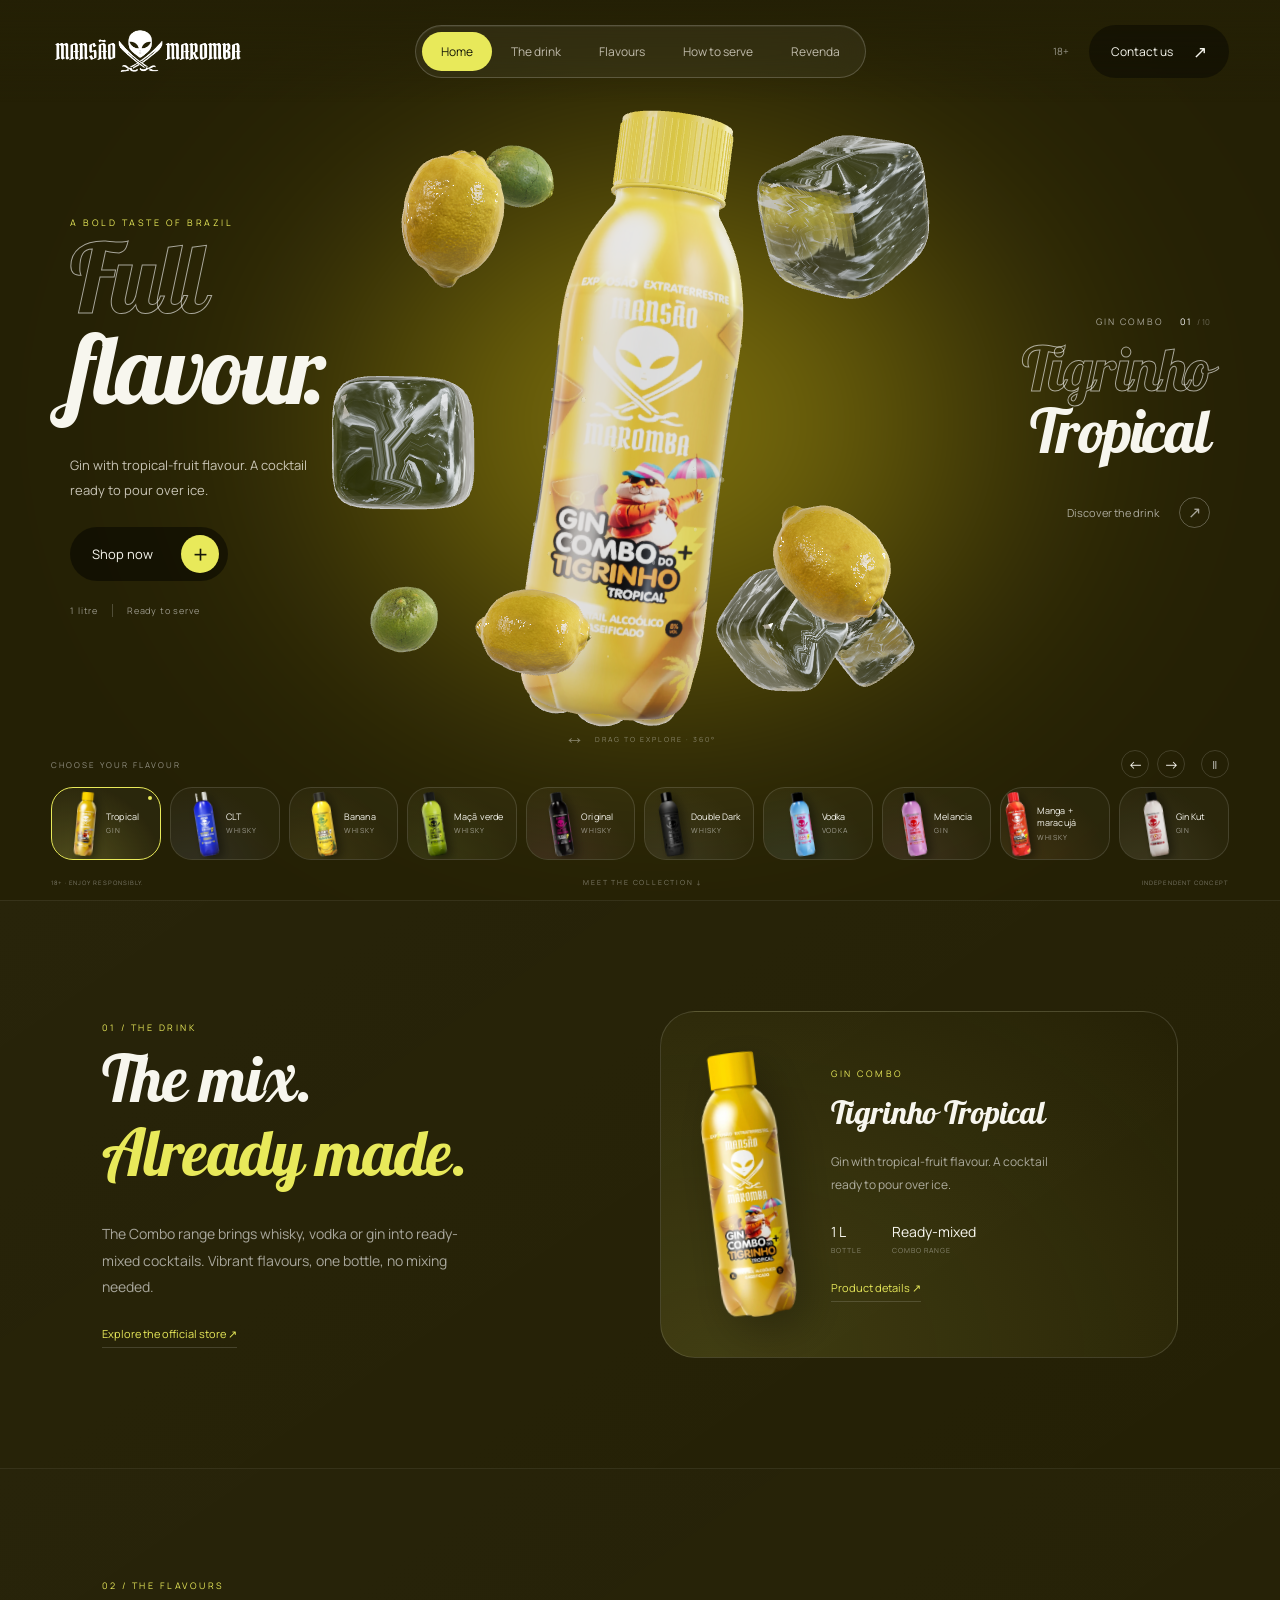
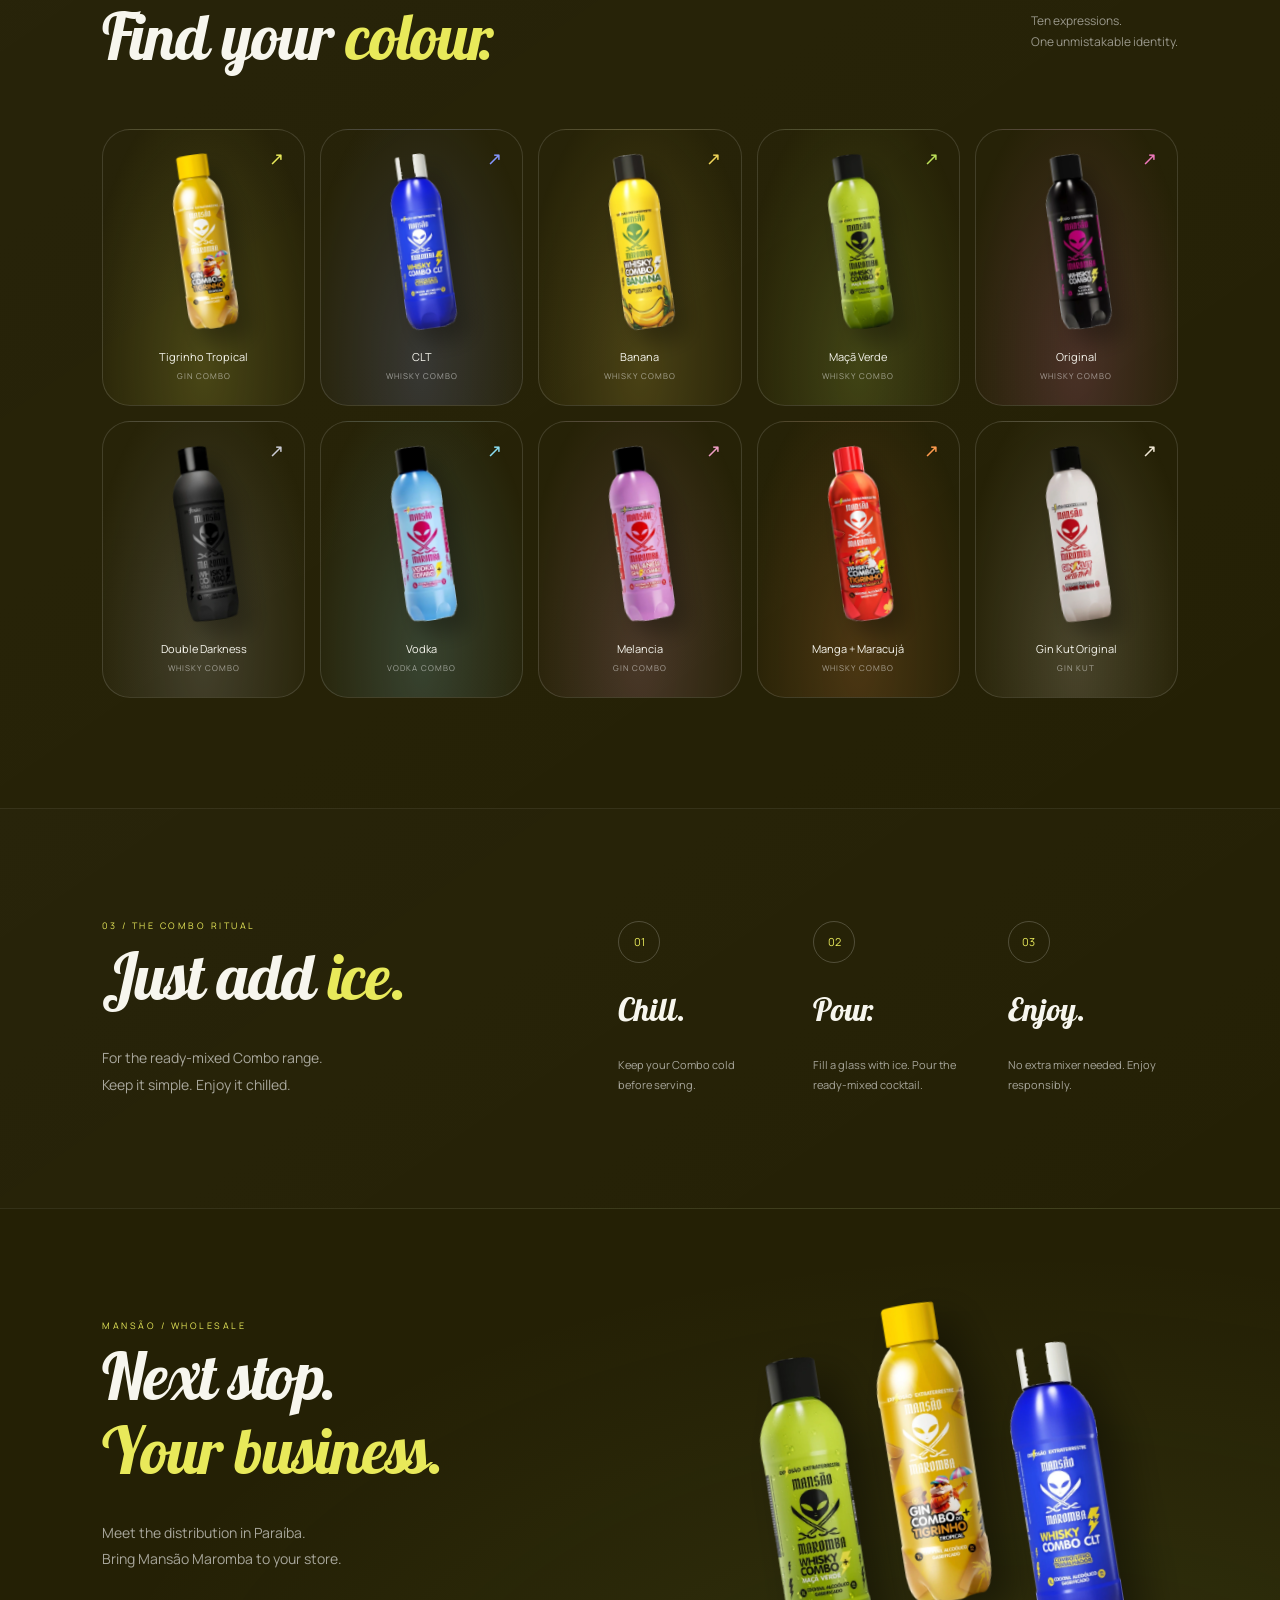
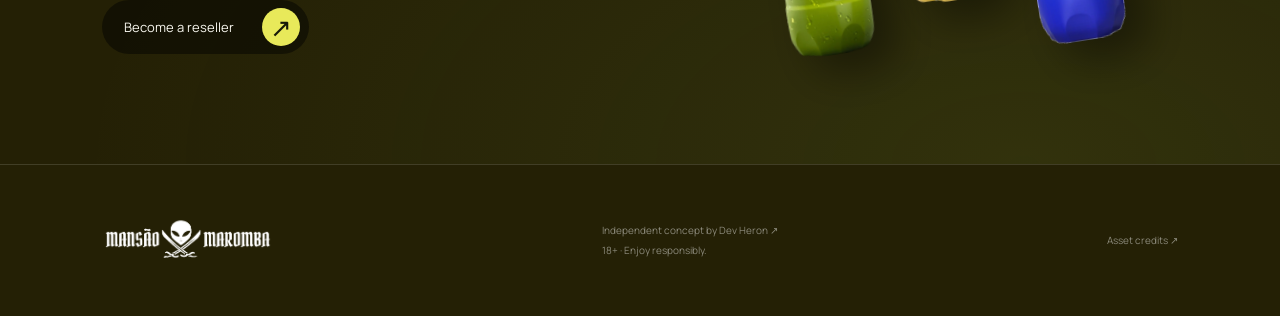
<file: index.html>
<!doctype html><html lang="en"><head><meta charset="utf-8"><meta name="viewport" content="width=device-width,initial-scale=1,viewport-fit=cover"><title>Mansão Maromba — A bold taste of Brazil</title><meta name="description" content="Explore ten Mansão Maromba bottles in 3D. Discover the flavours and ready-mixed Combo range."><meta name="theme-color" content="#292403"><link rel="icon" href="assets/logo.webp"><link rel="preload" href="assets/galada.ttf" as="font" type="font/ttf" crossorigin><link rel="stylesheet" href="styles.css"></head><body>
<a class="skip-link" href="#flavor-buttons">Choose your flavour</a>
<header class="header"><a class="brand" href="#inicio" aria-label="Mansão Maromba, home"><img src="assets/logo.webp" width="215" height="56" alt="Mansão Maromba"></a><nav class="main-nav" aria-label="Main navigation"><a class="active" href="#inicio" aria-current="page">Home</a><a href="#about">The drink</a><a href="#collection">Flavours</a><a href="#serve">How to serve</a><a href="revenda.html" class="reseller-nav">Revenda</a></nav><div class="header-actions"><span class="age">18+</span><a class="contact-link" href="contact.html">Contact us <span aria-hidden="true">↗</span></a></div></header>
<main><section class="experience" id="inicio" aria-label="Interactive bottle collection"><div class="color-wash" id="color-wash" aria-hidden="true"></div><div class="ambient-light" aria-hidden="true"></div>
<div class="hero-copy" id="hero-copy"><p class="eyebrow">A BOLD TASTE OF BRAZIL</p><h1 class="intro-title"><span class="outline">Full</span><br> flavour.</h1><p class="intro-description" id="intro-description">A tropical gin cocktail, ready to pour.<br>Add ice. Let the flavour take over.</p><a class="shop-btn" id="shop" href="https://gorodamansao.com/produtos/gin-combo-tigrinho-tropical-1l-6-unidades/" target="_blank" rel="noopener">Shop now <span aria-hidden="true">+</span></a><div class="mini-facts"><span>1 litre</span><span id="hero-format">Ready to serve</span></div></div>
<div class="stage" id="stage" tabindex="0" aria-label="3D Tigrinho Tropical bottle. Drag to rotate, or use the arrow keys."><img id="fallback" src="assets/tropical.webp" width="290" height="800" alt="Gin Combo Tigrinho Tropical"><canvas id="scene" aria-hidden="true"></canvas></div>
<aside class="product-detail" aria-label="Selected flavour"><div class="detail-top"><span id="flavor-type">GIN COMBO</span><span><b id="flavor-number">01</b> <small id="flavor-total">/ 10</small></span></div><h2 id="flavor-name"><span class="outline">Tigrinho</span><br>Tropical</h2><a class="buy" id="buy" href="https://gorodamansao.com/produtos/gin-combo-tigrinho-tropical-1l-6-unidades/" target="_blank" rel="noopener">Discover the drink <span aria-hidden="true">↗</span></a></aside>
<div class="scene-caption"><span class="drag-mark" aria-hidden="true">↔</span><span id="stage-note">DRAG TO EXPLORE · 360°</span></div>
<section class="selection" aria-label="Flavour selector"><div class="selection-heading"><span>CHOOSE YOUR FLAVOUR</span><div class="scene-controls"><button id="prev" aria-label="Previous flavour">←</button><button id="next" aria-label="Next flavour">→</button><button id="motion" aria-label="Pause animations" aria-pressed="false">Ⅱ</button></div></div><div class="flavor-grid" id="flavor-buttons" role="group" aria-label="Choose a flavour"></div></section>
<div class="hero-foot"><span>18+ · ENJOY RESPONSIBLY.</span><a href="#about">MEET THE COLLECTION ↓</a><span>INDEPENDENT CONCEPT</span></div><p class="sr-only" id="announcement" aria-live="polite"></p></section>
<section class="info-section about-section" id="about" aria-labelledby="about-title"><div><p class="eyebrow">01 / THE DRINK</p><h2 id="about-title">The mix.<br><span>Already made.</span></h2><p class="section-copy">The Combo range brings whisky, vodka or gin into ready-mixed cocktails. Vibrant flavours, one bottle, no mixing needed.</p><a class="text-link" href="https://gorodamansao.com/" target="_blank" rel="noopener">Explore the official store ↗</a></div><article class="drink-profile"><img id="profile-image" src="assets/tropical.webp" width="100" height="275" alt="Tigrinho Tropical bottle" loading="lazy"><div><p class="eyebrow" id="profile-type">GIN COMBO</p><h3 id="profile-name">Tigrinho Tropical</h3><p id="profile-description">Gin with tropical-fruit flavour. A cocktail ready to pour over ice.</p><div class="profile-facts"><span>1 L <small>BOTTLE</small></span><span id="profile-format">Ready-mixed <small>COMBO RANGE</small></span></div><a id="profile-source" class="text-link" href="https://gorodamansao.com/produtos/gin-combo-tigrinho-tropical-1l-6-unidades/" target="_blank" rel="noopener">Product details ↗</a></div></article></section>
<section class="info-section collection-section" id="collection" aria-labelledby="collection-title"><div class="section-top"><div><p class="eyebrow">02 / THE FLAVOURS</p><h2 id="collection-title">Find your <span>colour.</span></h2></div><p>Ten expressions.<br>One unmistakable identity.</p></div><div class="collection-grid" id="collection-grid"></div></section>
<section class="info-section serve-section" id="serve" aria-labelledby="serve-title"><div><p class="eyebrow">03 / THE COMBO RITUAL</p><h2 id="serve-title">Just add <span>ice.</span></h2><p class="section-copy">For the ready-mixed Combo range.<br>Keep it simple. Enjoy it chilled.</p></div><div class="serve-steps"><article><span>01</span><h3>Chill.</h3><p>Keep your Combo cold before serving.</p></article><article><span>02</span><h3>Pour.</h3><p>Fill a glass with ice. Pour the ready-mixed cocktail.</p></article><article><span>03</span><h3>Enjoy.</h3><p>No extra mixer needed. Enjoy responsibly.</p></article></div></section><section class="reseller-teaser info-section"><div><p class="eyebrow">MANSÃO / WHOLESALE</p><h2>Next stop.<br><span>Your business.</span></h2><p class="section-copy">Meet the distribution in Paraíba.<br>Bring Mansão Maromba to your store.</p><a class="shop-btn" href="revenda.html">Become a reseller <span aria-hidden="true">↗</span></a></div><div class="teaser-lineup" aria-hidden="true"><img src="assets/apple.webp" width="95" height="260" alt="" loading="lazy"><img src="assets/tropical.webp" width="95" height="260" alt="" loading="lazy"><img src="assets/clt.webp" width="95" height="260" alt="" loading="lazy"></div></section></main>
<footer class="site-footer"><a href="#inicio"><img src="assets/logo.webp" width="180" height="47" alt="Mansão Maromba"></a><p>Independent concept by <a href="https://www.portfoliodevheron.xyz/" target="_blank" rel="noopener">Dev Heron ↗</a><br>18+ · Enjoy responsibly.</p><a href="assets/credits.txt" target="_blank" rel="noopener">Asset credits ↗</a></footer><script src="assets/gsap.min.js" defer></script><script type="module" src="app.js"></script></body></html>
</file>
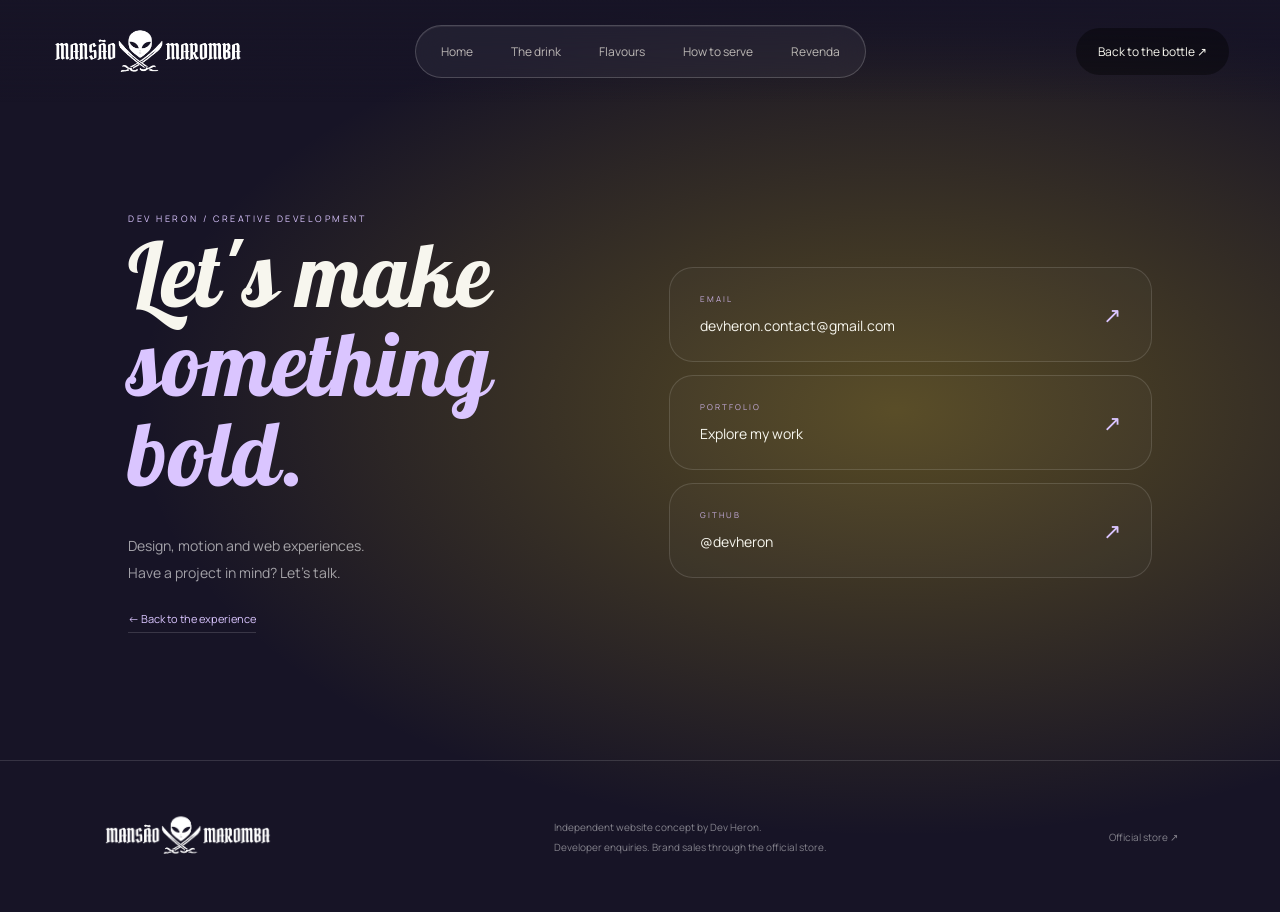
<file: contact.html>
<!doctype html><html lang="en"><head><meta charset="utf-8"><meta name="viewport" content="width=device-width,initial-scale=1"><title>Contact Dev Heron — Mansão concept</title><meta name="description" content="Get in touch with Dev Heron, creator of this independent Mansão Maromba website concept."><link rel="stylesheet" href="styles.css"><link rel="icon" href="assets/logo.webp"></head><body class="contact-page" style="--accent:#dac5ff;--bg:#171426"><header class="header"><a class="brand" href="index.html#inicio" aria-label="Back to the experience"><img src="assets/logo.webp" width="215" height="56" alt="Mansão Maromba"></a><nav class="main-nav" aria-label="Main navigation"><a href="index.html#inicio">Home</a><a href="index.html#about">The drink</a><a href="index.html#collection">Flavours</a><a href="index.html#serve">How to serve</a><a href="revenda.html" class="reseller-nav">Revenda</a></nav><div class="header-actions"><a class="contact-link" href="index.html">Back to the bottle ↗</a></div></header><main class="contact-main"><div><p class="eyebrow">DEV HERON / CREATIVE DEVELOPMENT</p><h1>Let's make<br><span>something bold.</span></h1><p class="section-copy">Design, motion and web experiences.<br>Have a project in mind? Let's talk.</p><a class="text-link" href="index.html">← Back to the experience</a></div><div class="contact-cards"><a class="contact-card" href="mailto:devheron.contact@gmail.com"><div><small>EMAIL</small><strong>devheron.contact@gmail.com</strong></div><span aria-hidden="true">↗</span></a><a class="contact-card" href="https://www.portfoliodevheron.xyz/" target="_blank" rel="noopener"><div><small>PORTFOLIO</small><strong>Explore my work</strong></div><span aria-hidden="true">↗</span></a><a class="contact-card" href="https://github.com/devheron" target="_blank" rel="noopener"><div><small>GITHUB</small><strong>@devheron</strong></div><span aria-hidden="true">↗</span></a></div></main><footer class="site-footer"><a href="index.html"><img src="assets/logo.webp" width="180" height="47" alt="Mansão Maromba"></a><p>Independent website concept by Dev Heron.<br>Developer enquiries. Brand sales through the official store.</p><a href="https://gorodamansao.com/" target="_blank" rel="noopener">Official store ↗</a></footer><script type="module" src="contact.js"></script></body></html>
</file>
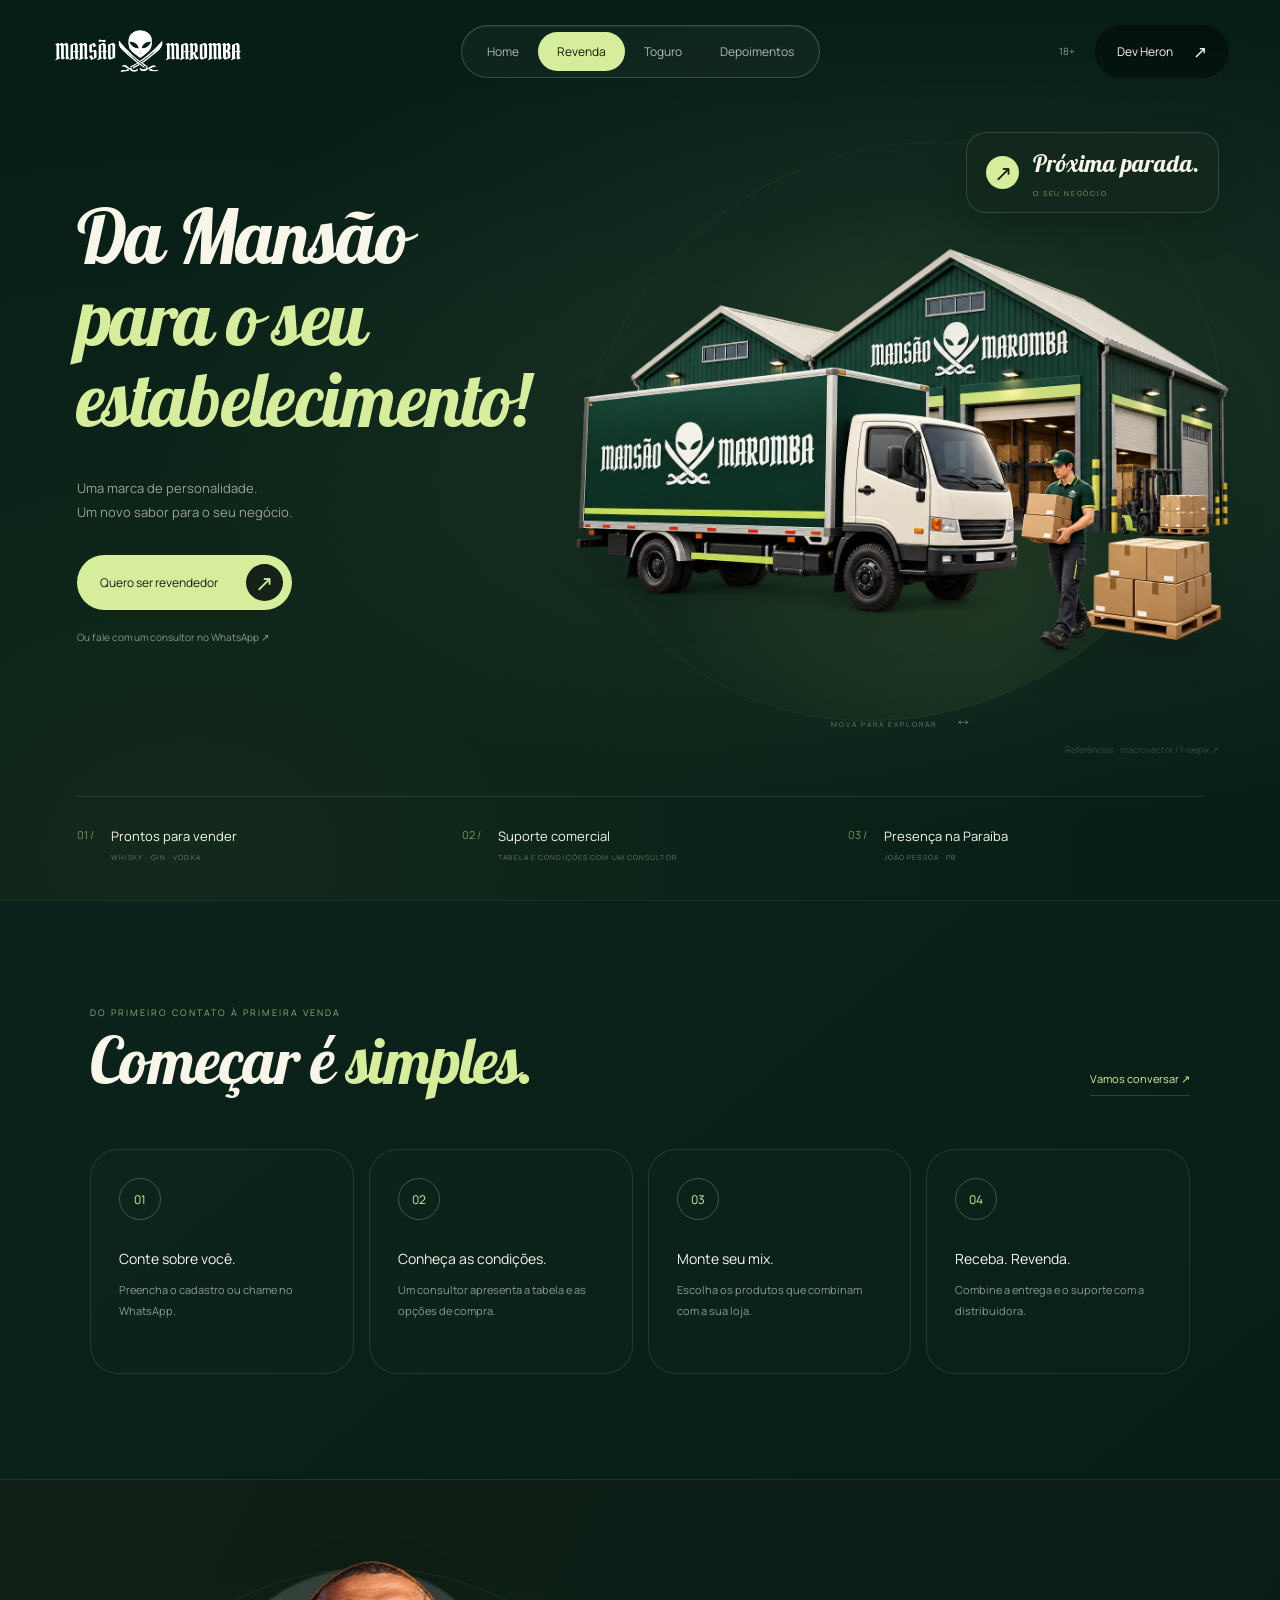
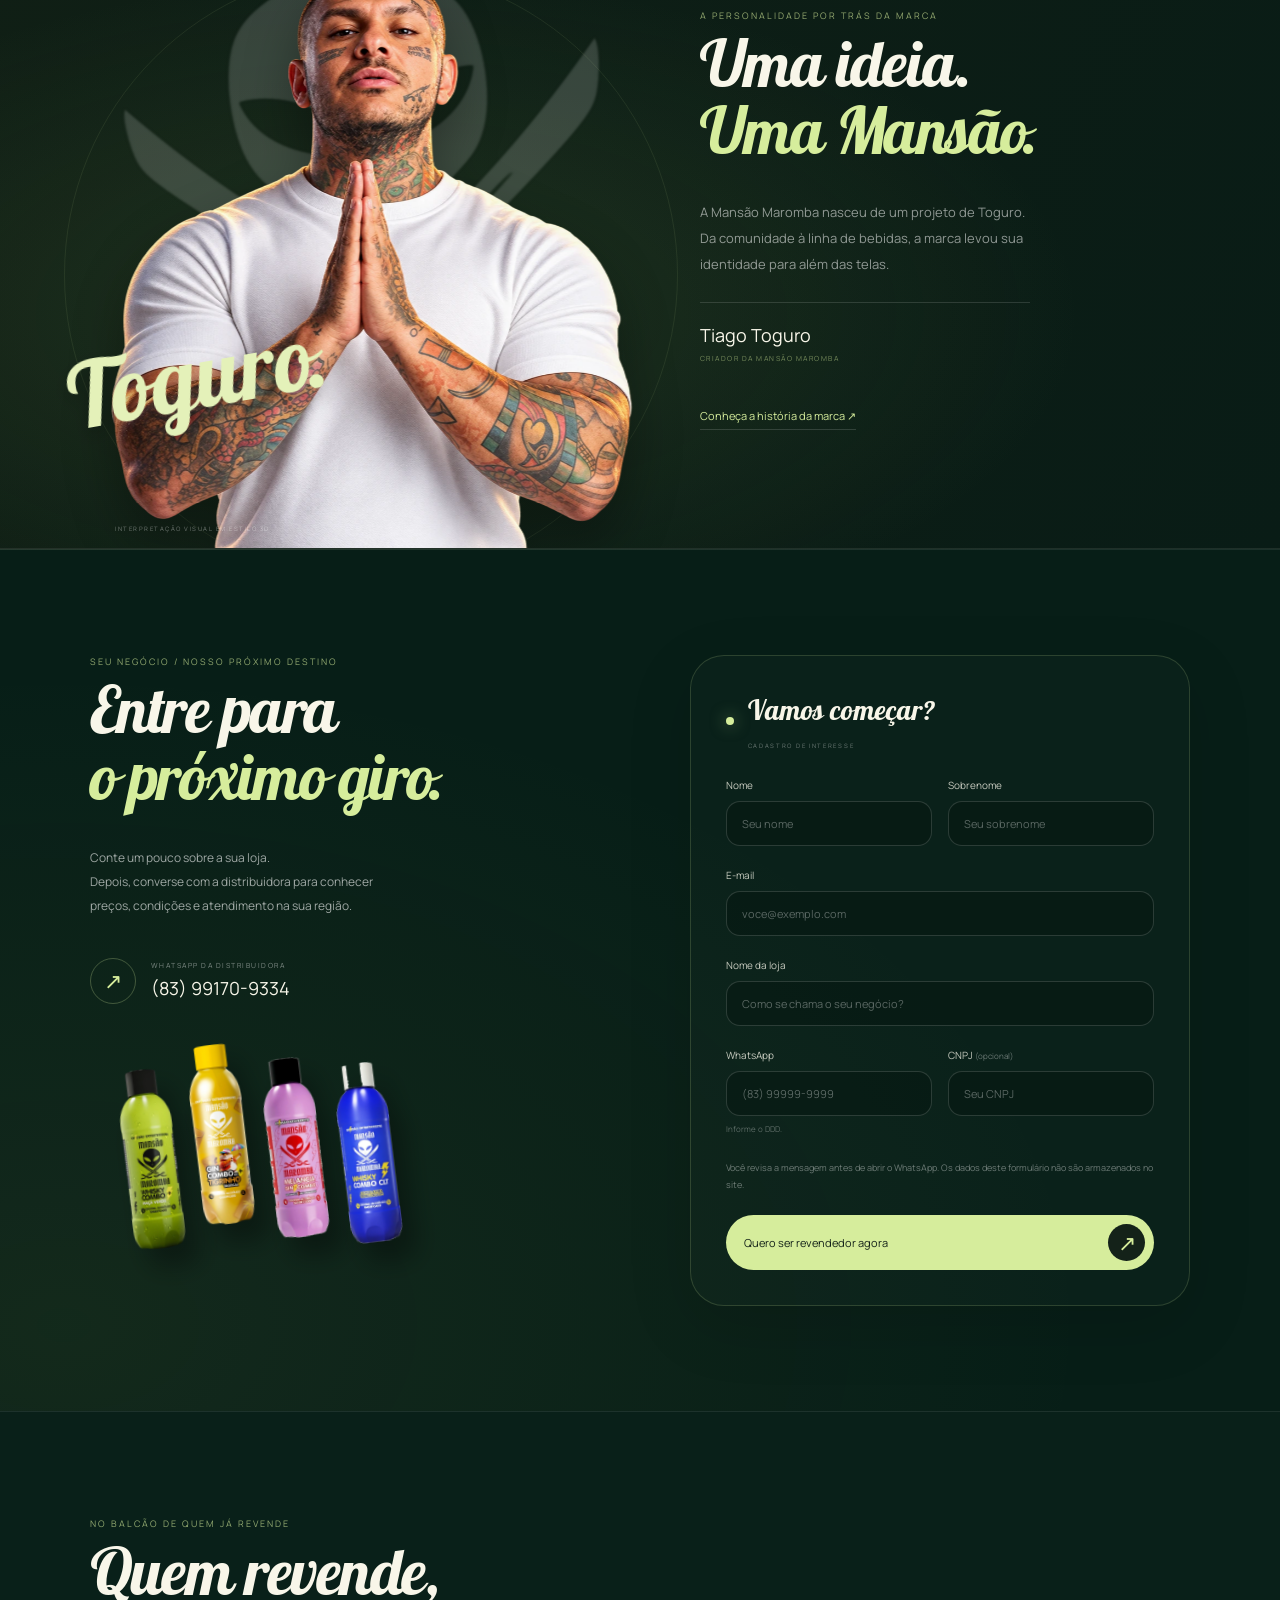
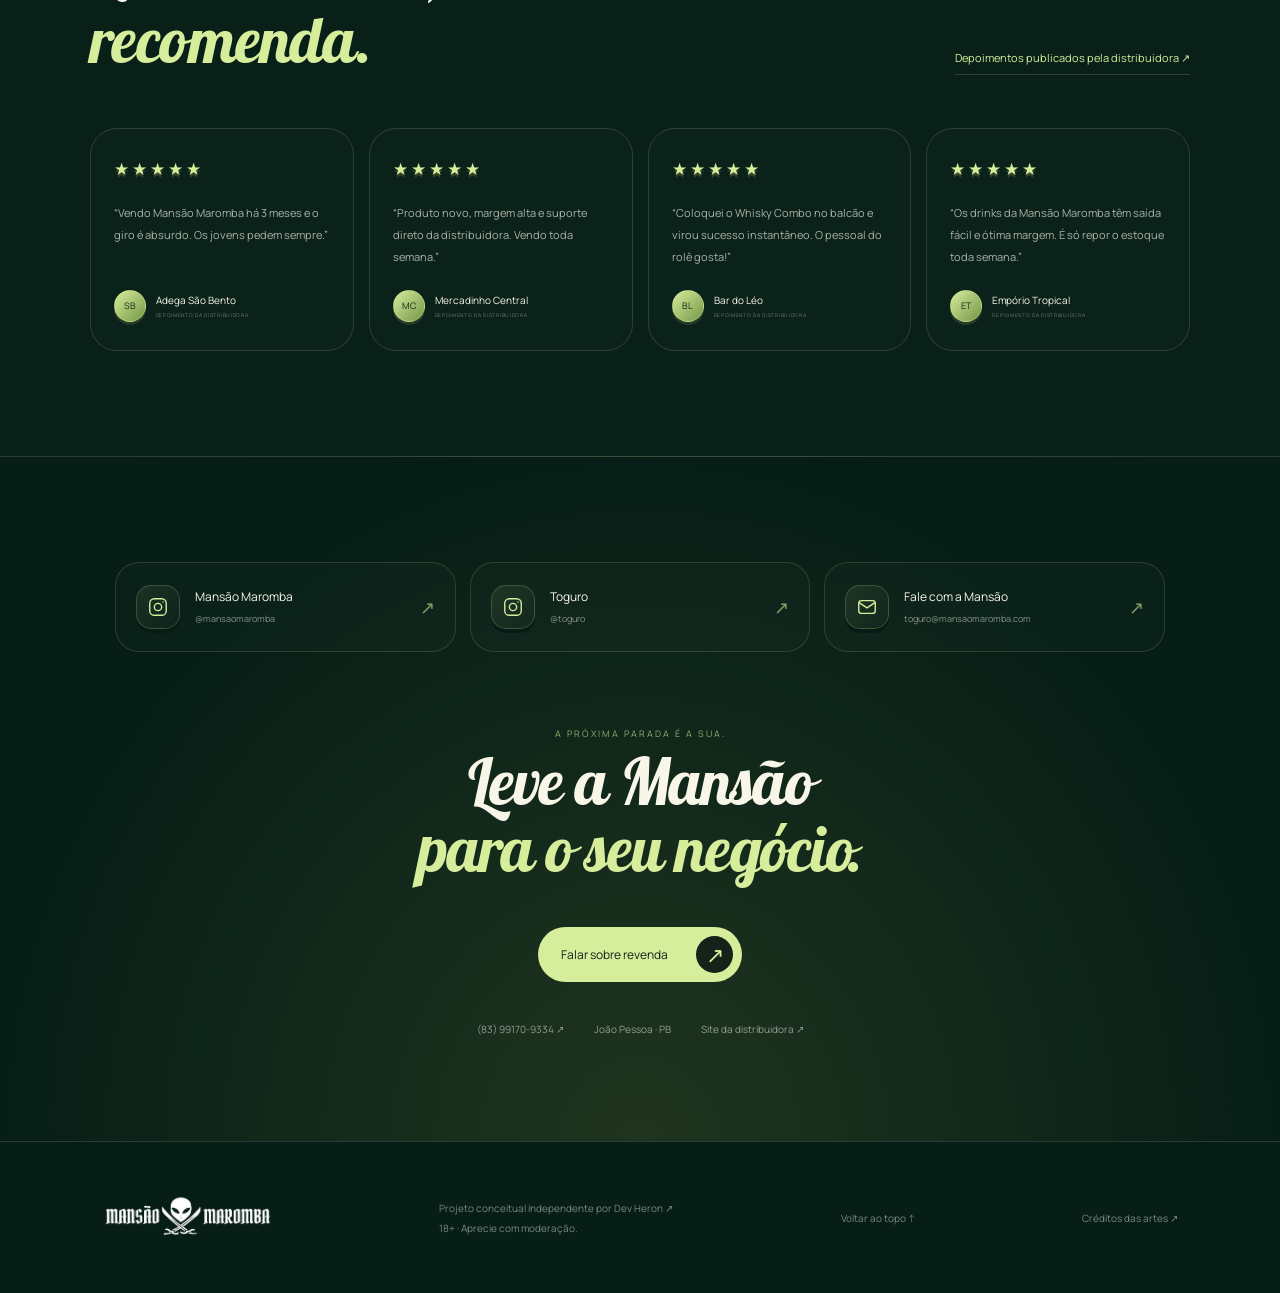
<file: revenda.html>
<!doctype html><html lang="pt-BR"><head><meta charset="utf-8"><meta name="viewport" content="width=device-width,initial-scale=1,viewport-fit=cover"><title>Revenda — Mansão Maromba / Paraíba</title><meta name="description" content="Conheça a distribuição Mansão Maromba na Paraíba. Prepare sua solicitação de revenda e fale com um consultor pelo WhatsApp."><meta name="theme-color" content="#071e17"><link rel="icon" href="assets/logo.webp"><link rel="stylesheet" href="styles.css"><link rel="stylesheet" href="revenda.css"></head><body class="reseller-page">
<a class="skip-link" href="#cadastro">Ir para o cadastro de revenda</a>
<header class="header"><a class="brand" href="index.html" aria-label="Mansão Maromba, início"><img src="assets/logo.webp" width="215" height="56" alt="Mansão Maromba"></a><nav class="main-nav" aria-label="Navegação principal"><a href="index.html">Home</a><a href="#revenda" class="active" aria-current="page">Revenda</a><a href="#origem">Toguro</a><a href="#depoimentos">Depoimentos</a></nav><div class="header-actions"><span class="age">18+</span><a class="contact-link" href="contact.html">Dev Heron <span aria-hidden="true">↗</span></a></div></header>
<main>
<section class="reseller-hero" id="revenda" aria-labelledby="reseller-title">
 <div class="reseller-copy"><h1 id="reseller-title">Da Mansão<br><span>para o seu<br>estabelecimento!</span></h1><p>Uma marca de personalidade.<br>Um novo sabor para o seu negócio.</p><a class="reseller-cta" href="#cadastro">Quero ser revendedor <span aria-hidden="true">↗</span></a><a class="whatsapp-link" href="https://wa.me/5583991709334" target="_blank" rel="noopener">Ou fale com um consultor no WhatsApp ↗</a></div>
 <div class="logistics-art" id="logistics-art"><div class="logistics-halo" aria-hidden="true"></div><div class="delivery-tag"><span aria-hidden="true">↗</span><div>Próxima parada.<small>O SEU NEGÓCIO</small></div></div><div class="logistics-scene" id="logistics-scene" tabindex="0" role="img" aria-label="Ilustração em camadas com caminhão, galpão e entregador. Arraste ou use as setas para explorar a profundidade."><canvas aria-hidden="true"></canvas></div><div class="scene-hint" aria-hidden="true">MOVA PARA EXPLORAR <span>↔</span></div><p class="illustration-note">Referências · <a href="https://www.freepik.com/" target="_blank" rel="noopener">macrovector / Freepik ↗</a></p></div>
 <div class="reseller-hero-facts"><div><span>01 /</span><strong>Prontos para vender</strong><small>WHISKY · GIN · VODKA</small></div><div><span>02 /</span><strong>Suporte comercial</strong><small>TABELA E CONDIÇÕES COM UM CONSULTOR</small></div><div><span>03 /</span><strong>Presença na Paraíba</strong><small>JOÃO PESSOA · PB</small></div></div>
</section>
<section class="reseller-section journey" id="como-funciona" aria-labelledby="journey-title"><div class="reseller-section-top"><div><p class="eyebrow">DO PRIMEIRO CONTATO À PRIMEIRA VENDA</p><h2 id="journey-title">Começar é <span>simples.</span></h2></div><a class="text-link" href="#cadastro">Vamos conversar ↗</a></div><ol class="journey-grid"><li><span class="step-number">01</span><h3>Conte sobre você.</h3><p>Preencha o cadastro ou chame no WhatsApp.</p></li><li><span class="step-number">02</span><h3>Conheça as condições.</h3><p>Um consultor apresenta a tabela e as opções de compra.</p></li><li><span class="step-number">03</span><h3>Monte seu mix.</h3><p>Escolha os produtos que combinam com a sua loja.</p></li><li><span class="step-number">04</span><h3>Receba. Revenda.</h3><p>Combine a entrega e o suporte com a distribuidora.</p></li></ol></section>
<section class="founder-section" id="origem" aria-labelledby="founder-title"><div class="founder-art" id="founder-art"><div class="founder-orbit" aria-hidden="true"></div><img class="founder-emblem" src="assets/cap-relief.png" width="512" height="512" alt="" aria-hidden="true" loading="lazy"><img class="founder-portrait" src="assets/toguro-portrait.webp" width="1100" height="1100" alt="Retrato estilizado de Toguro, com as mãos unidas e camiseta branca" loading="lazy"><span class="founder-signature" aria-hidden="true">Toguro.</span><small class="portrait-note">INTERPRETAÇÃO VISUAL EM ESTILO 3D</small></div><div class="founder-copy"><p class="eyebrow">A PERSONALIDADE POR TRÁS DA MARCA</p><h2 id="founder-title">Uma ideia.<br><span>Uma Mansão.</span></h2><p>A Mansão Maromba nasceu de um projeto de Toguro. Da comunidade à linha de bebidas, a marca levou sua identidade para além das telas.</p><div class="founder-name"><strong>Tiago Toguro</strong><span>CRIADOR DA MANSÃO MAROMBA</span></div><a class="text-link" href="https://bebidasmansaomaromba.com.br/home/" target="_blank" rel="noopener">Conheça a história da marca ↗</a></div></section>
<section class="reseller-section application-section" id="cadastro" aria-labelledby="application-title"><div class="application-copy"><p class="eyebrow">SEU NEGÓCIO / NOSSO PRÓXIMO DESTINO</p><h2 id="application-title">Entre para<br><span>o próximo giro.</span></h2><p>Conte um pouco sobre a sua loja.<br>Depois, converse com a distribuidora para conhecer preços, condições e atendimento na sua região.</p><a class="phone-card" href="https://wa.me/5583991709334" target="_blank" rel="noopener"><span aria-hidden="true">↗</span><div><small>WHATSAPP DA DISTRIBUIDORA</small><strong>(83) 99170-9334</strong></div></a><div class="bottle-lineup" aria-hidden="true"><img src="assets/apple.webp" width="70" height="195" alt="" loading="lazy"><img src="assets/tropical.webp" width="70" height="195" alt="" loading="lazy"><img src="assets/watermelon.webp" width="70" height="195" alt="" loading="lazy"><img src="assets/clt.webp" width="70" height="195" alt="" loading="lazy"></div></div><form class="reseller-form" id="reseller-form"><div class="form-heading"><span class="status-dot" aria-hidden="true"></span><h3>Vamos começar?</h3><small>CADASTRO DE INTERESSE</small></div><div class="form-grid"><label for="first-name">Nome<input id="first-name" name="nome" autocomplete="given-name" placeholder="Seu nome" maxlength="60" required></label><label for="last-name">Sobrenome<input id="last-name" name="sobrenome" autocomplete="family-name" placeholder="Seu sobrenome" maxlength="80" required></label><label class="form-wide" for="email">E-mail<input id="email" name="email" type="email" autocomplete="email" placeholder="voce@exemplo.com" maxlength="120" required></label><label class="form-wide" for="store-name">Nome da loja<input id="store-name" name="loja" autocomplete="organization" placeholder="Como se chama o seu negócio?" maxlength="120" required></label><label for="whatsapp">WhatsApp<input id="whatsapp" name="whatsapp" type="tel" inputmode="tel" autocomplete="tel" placeholder="(83) 99999-9999" maxlength="24" aria-describedby="phone-help" required><small id="phone-help">Informe o DDD.</small></label><label for="cnpj">CNPJ <span>(opcional)</span><input id="cnpj" name="cnpj" autocomplete="off" placeholder="Seu CNPJ" maxlength="24"></label></div><p class="form-note">Você revisa a mensagem antes de abrir o WhatsApp. Os dados deste formulário não são armazenados no site.</p><button class="reseller-cta" type="submit">Quero ser revendedor agora <span aria-hidden="true">↗</span></button><p class="form-status" id="form-status" role="status"></p><noscript><p>Para enviar seu interesse, <a href="https://wa.me/5583991709334">fale diretamente no WhatsApp ↗</a>.</p></noscript></form></section>
<section class="reseller-section testimonials-section" id="depoimentos" aria-labelledby="testimonials-title"><div class="reseller-section-top"><div><p class="eyebrow">NO BALCÃO DE QUEM JÁ REVENDE</p><h2 id="testimonials-title">Quem revende,<br><span>recomenda.</span></h2></div><a class="text-link" href="https://distribuidoramansao.com.br/" target="_blank" rel="noopener">Depoimentos publicados pela distribuidora ↗</a></div><div class="testimonials-grid"><figure><span class="review-stars" aria-label="5 estrelas">★★★★★</span><blockquote>“Vendo Mansão Maromba há 3 meses e o giro é absurdo. Os jovens pedem sempre.”</blockquote><figcaption><span class="review-avatar" aria-hidden="true">SB</span><div>Adega São Bento<small>DEPOIMENTO DA DISTRIBUIDORA</small></div></figcaption></figure><figure><span class="review-stars" aria-label="5 estrelas">★★★★★</span><blockquote>“Produto novo, margem alta e suporte direto da distribuidora. Vendo toda semana.”</blockquote><figcaption><span class="review-avatar" aria-hidden="true">MC</span><div>Mercadinho Central<small>DEPOIMENTO DA DISTRIBUIDORA</small></div></figcaption></figure><figure><span class="review-stars" aria-label="5 estrelas">★★★★★</span><blockquote>“Coloquei o Whisky Combo no balcão e virou sucesso instantâneo. O pessoal do rolê gosta!”</blockquote><figcaption><span class="review-avatar" aria-hidden="true">BL</span><div>Bar do Léo<small>DEPOIMENTO DA DISTRIBUIDORA</small></div></figcaption></figure><figure><span class="review-stars" aria-label="5 estrelas">★★★★★</span><blockquote>“Os drinks da Mansão Maromba têm saída fácil e ótima margem. É só repor o estoque toda semana.”</blockquote><figcaption><span class="review-avatar" aria-hidden="true">ET</span><div>Empório Tropical<small>DEPOIMENTO DA DISTRIBUIDORA</small></div></figcaption></figure></div></section>
<section class="reseller-final"><nav class="reseller-socials" aria-label="Redes sociais e contato da Mansão Maromba"><a class="social-card" href="https://www.instagram.com/mansaomaromba/?hl=pt" target="_blank" rel="noopener"><span class="social-icon"><svg viewBox="0 0 24 24" fill="none" stroke="currentColor" stroke-width="1.5" aria-hidden="true"><rect x="3" y="3" width="18" height="18" rx="5"/><circle cx="12" cy="12" r="4"/><circle cx="17.5" cy="6.5" r=".75" fill="currentColor" stroke="none"/></svg></span><span><strong>Mansão Maromba</strong><small>@mansaomaromba</small></span><span class="social-arrow" aria-hidden="true">↗</span></a><a class="social-card" href="https://www.instagram.com/toguro" target="_blank" rel="noopener"><span class="social-icon"><svg viewBox="0 0 24 24" fill="none" stroke="currentColor" stroke-width="1.5" aria-hidden="true"><rect x="3" y="3" width="18" height="18" rx="5"/><circle cx="12" cy="12" r="4"/><circle cx="17.5" cy="6.5" r=".75" fill="currentColor" stroke="none"/></svg></span><span><strong>Toguro</strong><small>@toguro</small></span><span class="social-arrow" aria-hidden="true">↗</span></a><a class="social-card" href="mailto:toguro@mansaomaromba.com"><span class="social-icon"><svg viewBox="0 0 24 24" fill="none" stroke="currentColor" stroke-width="1.5" aria-hidden="true"><rect x="3" y="5" width="18" height="14" rx="3"/><path d="m3 7 9 6 9-6"/></svg></span><span><strong>Fale com a Mansão</strong><small>toguro@mansaomaromba.com</small></span><span class="social-arrow" aria-hidden="true">↗</span></a></nav><p class="eyebrow">A PRÓXIMA PARADA É A SUA.</p><h2>Leve a Mansão<br><span>para o seu negócio.</span></h2><a class="reseller-cta" href="#cadastro">Falar sobre revenda <span aria-hidden="true">↗</span></a><div><a href="https://wa.me/5583991709334" target="_blank" rel="noopener">(83) 99170-9334 ↗</a><span>João Pessoa · PB</span><a href="https://distribuidoramansao.com.br/" target="_blank" rel="noopener">Site da distribuidora ↗</a></div></section>
</main><footer class="site-footer"><a href="index.html"><img src="assets/logo.webp" width="180" height="47" alt="Mansão Maromba"></a><p>Projeto conceitual independente por <a href="https://www.portfoliodevheron.xyz/" target="_blank" rel="noopener">Dev Heron ↗</a><br>18+ · Aprecie com moderação.</p><a href="#revenda">Voltar ao topo ↑</a><a class="art-credit" href="assets/credits.txt">Créditos das artes ↗</a></footer>
<dialog class="message-dialog" id="message-dialog" aria-labelledby="message-title"><button class="dialog-close" type="button" aria-label="Fechar mensagem">×</button><p class="eyebrow">QUASE PRONTO</p><h2 id="message-title">Vamos conversar.</h2><p>Confira a mensagem. O envio é concluído por você no WhatsApp da distribuidora.</p><pre id="message-preview"></pre><a class="reseller-cta" id="message-link" href="https://wa.me/5583991709334" target="_blank" rel="noopener">Continuar no WhatsApp <span aria-hidden="true">↗</span></a><button class="edit-message" type="button">Voltar e editar meus dados</button></dialog>
<script type="module" src="revenda.js"></script></body></html>
</file>
<file: styles.css>
@font-face{font-family:Display;src:url(assets/display.ttf);font-weight:800;font-display:swap}
@font-face{font-family:Manrope;src:url(assets/body.ttf);font-weight:400 800;font-display:swap}
:root{--accent:#e8e95a;--glow:#b69c21;--bg:#13120c;color-scheme:dark;font-family:Manrope,Arial,sans-serif;font-synthesis:weight}
*{box-sizing:border-box}html,body{margin:0;min-width:320px;background:#13120c;color:#f7f6ee}body{overscroll-behavior-x:none}a{color:inherit;text-decoration:none}button{font:inherit;color:inherit;cursor:pointer;border:0;background:none;-webkit-tap-highlight-color:transparent}a,button{touch-action:manipulation}button:focus-visible,a:focus-visible,.stage:focus-visible{outline:2px solid var(--accent);outline-offset:5px}h1,p{margin:0}.sr-only,.skip-link:not(:focus){position:absolute;width:1px;height:1px;overflow:hidden;clip-path:inset(50%)}.skip-link:focus{position:fixed;top:10px;left:10px;z-index:20;padding:15px;background:#fff;color:#111}
.experience{position:relative;isolation:isolate;overflow:hidden;height:100svh;min-height:700px;background:var(--bg)}.ambient-light{position:absolute;inset:0;z-index:-1;background:radial-gradient(ellipse at 54% 43%,color-mix(in srgb,var(--glow) 42%,transparent),transparent 58%),linear-gradient(110deg,#ffffff04,transparent 40%);pointer-events:none}.color-wash{position:absolute;inset:-30%;border-radius:50%;background:#b69c21;opacity:0;transform:scale(0);filter:blur(65px);pointer-events:none;z-index:0}
.header{position:absolute;inset:0 4.5% auto;height:96px;display:flex;align-items:center;justify-content:space-between;z-index:5;border-bottom:1px solid #ffffff12}.brand img{width:190px;height:auto;display:block}.edition{font-size:10px;letter-spacing:2.5px;color:#ffffff70}.header-actions{display:flex;align-items:center;gap:25px}.age{font-size:11px;color:#ffffff88}.store-link{display:flex;align-items:center;gap:20px;padding:12px 20px;border:1px solid #ffffff2c;border-radius:40px;font-size:12px;transition:background .2s}.store-link:hover{background:#ffffff12}.store-link span{font-size:19px}
.hero-copy{position:absolute;left:6%;top:29%;z-index:3;pointer-events:none;max-width:32%}.eyebrow{font-size:11px;letter-spacing:3px;color:var(--accent);margin-bottom:17px}.hero-copy h1{font-family:Display,Impact,sans-serif;font-size:clamp(65px,7.2vw,122px);line-height:.92;letter-spacing:-1px;font-weight:800}.hero-copy h1 span{color:var(--accent)}.signature{font-size:10px;letter-spacing:4px;margin-top:26px;color:#ffffff65}
.stage{position:absolute;left:0;right:0;top:68px;bottom:173px;z-index:2;touch-action:none;outline:none;cursor:grab}.stage.dragging{cursor:grabbing}.stage canvas{width:100%;height:100%;display:block}.stage #fallback{position:absolute;height:88%;max-width:40%;object-fit:contain;left:50%;top:4%;transform:translateX(-50%) rotate(-9deg);transition:opacity .25s}.stage.ready #fallback{opacity:0;pointer-events:none}
.product-detail{position:absolute;right:6%;top:30%;z-index:4;width:190px}.product-index{font-family:Display,Impact,sans-serif;font-size:70px;line-height:1;letter-spacing:1px}.product-index small{font-family:Manrope,Arial,sans-serif;font-size:12px;letter-spacing:0;margin-left:12px;color:#ffffff5a}.detail-rule{height:1px;background:#ffffff25;width:100%;margin:18px 0}.volume{font-size:25px;letter-spacing:-.8px}.volume span{display:block;color:#ffffff67;font-size:8px;letter-spacing:1.8px;margin-top:8px}.buy{display:flex;align-items:center;justify-content:space-between;font-size:11px;margin-top:28px;gap:15px}.buy span{display:grid;place-items:center;width:45px;height:45px;border-radius:50%;background:var(--accent);color:#13120c;font-size:23px;transition:transform .2s}.buy:hover span{transform:rotate(45deg)}
.scene-caption{position:absolute;left:50%;bottom:178px;transform:translateX(-50%);z-index:3;display:flex;align-items:center;gap:10px;color:#ffffff65;font-size:8px;letter-spacing:2px;white-space:nowrap;pointer-events:none}.drag-mark{font-size:20px;line-height:1;letter-spacing:0}
.selection{position:absolute;left:4.5%;right:4.5%;bottom:42px;z-index:5}.selection-heading{display:flex;align-items:center;justify-content:space-between;margin-bottom:12px}.selection-heading>span{font-size:9px;letter-spacing:2px;color:#ffffff80}.scene-controls{display:flex;align-items:center;gap:8px}.scene-controls button{width:31px;height:31px;border:1px solid #ffffff25;border-radius:50%;font-size:15px;transition:background .2s}.scene-controls button:hover{background:#ffffff18}.scene-controls #motion{margin-left:8px;font-size:11px;color:#ffffff9c}.flavor-grid{display:grid;grid-template-columns:repeat(var(--flavor-count,10),minmax(0,1fr));gap:10px}.flavor-card{position:relative;isolation:isolate;display:flex;align-items:center;justify-content:center;gap:8px;min-width:0;height:76px;border:1px solid #ffffff17;border-radius:21px;background:#ffffff04;overflow:hidden;text-align:left;transition:border-color .35s,background .35s,transform .25s}.flavor-card:before{content:'';position:absolute;inset:0;background:radial-gradient(ellipse at 20% 130%,var(--card-color),transparent 75%);opacity:.10;z-index:-1;transition:opacity .35s}.flavor-card:hover{transform:translateY(-4px);background:#ffffff09;border-color:#ffffff50}.flavor-card.active{border-color:var(--card-color);background:#ffffff08}.flavor-card.active:before{opacity:.23}.flavor-card img{height:68px;width:26px;object-fit:contain;transform:rotate(-9deg);filter:drop-shadow(4px 4px 5px #0006);transition:transform .4s}.flavor-card.active img{transform:rotate(5deg)}.card-label{max-width:72px;font-size:9px;line-height:1.4;letter-spacing:.1px}.card-label small{display:block;color:#ffffff63;font-size:8px;margin-top:3px;letter-spacing:.7px}.flavor-card .selected{position:absolute;top:8px;right:8px;width:4px;height:4px;background:var(--card-color);border-radius:50%;opacity:0}.flavor-card.active .selected{opacity:1}
footer{position:absolute;bottom:15px;left:4.5%;right:4.5%;display:flex;justify-content:space-between;z-index:5;font-size:7px;letter-spacing:1.25px;color:#ffffff47}.footer-right{display:flex;align-items:center;gap:9px}.footer-right a{font-size:12px;color:#ffffff70}
@media(min-width:1600px){.stage{bottom:205px;top:85px}.selection{bottom:48px}.flavor-card{height:100px}.flavor-card img{height:90px;width:36px}.card-label{font-size:12px}.card-label small{font-size:9px}.scene-caption{bottom:205px}}
@media(max-width:1050px) and (min-width:761px){.hero-copy{left:4.5%;top:32%;max-width:31%}.hero-copy h1{font-size:7.5vw}.product-detail{width:140px;right:4.5%}.flavor-grid{gap:7px}.flavor-card{gap:7px;border-radius:17px}.card-label{font-size:8px;max-width:57px}.edition{font-size:8px;letter-spacing:1.5px}.brand img{width:165px}}
@media(max-width:760px){.experience{height:100svh;min-height:780px}.header{height:75px;left:6%;right:6%}.brand img{width:145px}.edition{display:none}.header-actions{gap:12px}.age{font-size:9px}.store-link{font-size:10px;padding:9px 12px;gap:10px}.store-link span{font-size:16px}.hero-copy{top:102px;left:6%;max-width:80%;z-index:1}.eyebrow{font-size:8px;letter-spacing:2.5px;margin-bottom:11px}.hero-copy h1{font-size:64px;letter-spacing:-.5px;line-height:.9}.signature{display:none}.stage{top:210px;bottom:195px;z-index:2}.stage #fallback{max-width:60%;height:95%;top:0}.product-detail{top:120px;right:6%;width:auto;text-align:right;z-index:4}.product-index{font-size:44px}.product-index small{font-size:8px;margin-left:5px}.detail-rule,.volume{display:none}.buy{display:none}.scene-caption{bottom:181px;font-size:7px;letter-spacing:1.6px}.selection{bottom:46px;left:0;right:0}.selection-heading{margin:0 6% 12px}.selection-heading>span{font-size:8px}.scene-controls button{width:30px;height:30px}.flavor-grid{display:flex;overflow-x:auto;scroll-snap-type:x mandatory;scrollbar-width:none;gap:9px;padding:0 6% 8px;scroll-padding-inline:6%;overscroll-behavior-x:contain}.flavor-grid::-webkit-scrollbar{display:none}.flavor-card{height:83px;min-width:116px;border-radius:22px;gap:10px;scroll-snap-align:start}.flavor-card img{height:73px;width:28px}.card-label{font-size:10px;max-width:63px}.selection:after{content:'';position:absolute;right:0;bottom:7px;height:85px;width:17px;background:linear-gradient(90deg,transparent,var(--bg));pointer-events:none}footer{left:6%;right:6%;bottom:15px;font-size:6px;letter-spacing:.6px}.footer-right{gap:5px}.ambient-light{background:radial-gradient(ellipse at 50% 50%,color-mix(in srgb,var(--glow) 45%,transparent),transparent 67%)}.mobile-buy{position:absolute;right:6%;top:calc(100% - 203px);z-index:6;display:flex;align-items:center;gap:8px;font-size:9px;color:#f7f6ee}.mobile-buy span{display:grid;place-items:center;background:var(--accent);color:#13120c;width:29px;height:29px;border-radius:50%;font-size:17px}}
@media(max-width:380px){.hero-copy h1{font-size:58px}.product-index{font-size:38px}.header-actions{gap:8px}.brand img{width:130px}.store-link{padding:9px 10px}}
@media(max-width:760px){.scene-caption{left:6%;transform:none}}
@media(prefers-reduced-motion:reduce){.flavor-card,.flavor-card img,.store-link,.buy span{transition:none}}


@media(max-width:1200px) and (min-width:761px){.flavor-grid{display:flex;overflow-x:auto;scrollbar-width:none;padding:4px 0 7px;scroll-snap-type:x proximity}.flavor-card{min-width:112px;scroll-snap-align:start}.selection{bottom:36px}}

@media(min-width:761px){.hero-copy h1.long-title{font-size:clamp(60px,6.3vw,108px)}}

@font-face{font-family:Galada;src:url(assets/galada.ttf);font-display:swap}
html{scroll-behavior:smooth;scroll-padding-top:110px}body{background:var(--bg)}h2,h3{margin:0}.outline{-webkit-text-stroke:1px #fff9;color:transparent}
.header{position:fixed;inset:0 0 auto;height:102px;padding:0 4%;display:grid;grid-template-columns:1fr auto 1fr;align-items:center;gap:22px;z-index:20;border:0;background:linear-gradient(var(--bg),transparent)}.brand{justify-self:start}.brand img{width:192px}.main-nav{display:flex;align-items:center;padding:6px;border:1px solid #ffffff30;border-radius:99px;background:#ffffff0d;backdrop-filter:blur(18px);box-shadow:inset 0 1px #ffffff12}.main-nav a{font-size:12px;color:#fffbf1b0;padding:11px 19px;border-radius:99px;white-space:nowrap;transition:background .25s,color .25s}.main-nav a:hover{color:#fff;background:#ffffff12}.main-nav a.active{background:var(--accent);color:#171908}.header-actions{justify-self:end;gap:20px}.age{font-size:10px}.contact-link{padding:15px 22px;background:#0006;border-radius:99px;font-size:12px;display:flex;gap:20px;align-items:center}.contact-link:hover{background:#0009}.contact-link span{font-size:17px}
.experience{min-height:730px}.ambient-light{background:radial-gradient(ellipse at 53% 45%,color-mix(in srgb,var(--glow) 66%,transparent),transparent 68%)}.hero-copy{left:5.5%;top:24%;width:25%;max-width:none;pointer-events:auto;z-index:4}.eyebrow{font-size:9px;letter-spacing:2.5px;margin-bottom:18px}.hero-copy .intro-title{font-family:Galada,Georgia,serif;font-size:clamp(70px,7.5vw,124px);font-weight:400;line-height:.95;letter-spacing:-2px}.intro-description{font-size:13px;line-height:1.9;color:#fffbf1bd;max-width:255px;margin:24px 0}.shop-btn{display:inline-flex;align-items:center;gap:28px;padding:8px 9px 8px 22px;border-radius:99px;background:#0007;font-size:13px;font-weight:800}.shop-btn span{width:38px;height:38px;border-radius:50%;display:grid;place-items:center;background:var(--accent);color:#171908;font-size:26px;font-weight:400;transition:transform .3s}.shop-btn:hover span{transform:rotate(90deg)}.mini-facts{display:flex;gap:14px;font-size:9px;letter-spacing:.8px;color:#fff8;margin-top:23px}.mini-facts span+span{padding-left:14px;border-left:1px solid #fff3}
.stage{inset:83px 0 154px;touch-action:pan-y}.stage canvas{mask-image:linear-gradient(transparent,#000 6%,#000 94%,transparent)}.stage #fallback{height:98%;top:0}.product-detail{right:5.5%;top:35%;width:25%;text-align:right;pointer-events:none}.product-detail a{pointer-events:auto}.detail-top{display:flex;justify-content:flex-end;gap:16px;align-items:center;font-size:9px;letter-spacing:2px;margin-bottom:20px;color:#fff9}.detail-top b{font-weight:400;color:#fff}.detail-top small{font-size:8px;color:#fff5;letter-spacing:0}.product-detail h2{font-family:Galada,Georgia,serif;font-size:clamp(54px,5.3vw,93px);line-height:1.03;font-weight:400;letter-spacing:-1.5px}.product-detail h2.long-title{font-size:clamp(45px,4.7vw,80px)}.buy{display:inline-flex;align-items:center;gap:20px;font-size:11px;margin-top:25px;color:#fff9}.buy span{width:31px;height:31px;border:1px solid #fff4;border-radius:50%;background:none;color:inherit;font-size:16px}.scene-caption{bottom:151px;font-size:7px}.selection{left:4%;right:4%;bottom:40px}.selection-heading{margin-bottom:9px}.selection-heading>span{font-size:8px}.scene-controls button{width:28px;height:28px}.flavor-grid{gap:9px}.flavor-card{height:73px;border-radius:22px;background:#ffffff07;border-color:#ffffff22}.flavor-card img{height:64px;width:25px}.card-label{font-size:9px}.card-label small{font-size:7px;color:#fff8}.hero-foot{position:absolute;bottom:13px;left:4%;right:4%;display:flex;justify-content:space-between;align-items:center;z-index:5;font-size:6px;letter-spacing:1.1px;color:#fff6}.hero-foot a{font-size:7px;letter-spacing:1.8px}
.info-section{position:relative;padding:110px 8%;border-top:1px solid #ffffff13;background:linear-gradient(145deg,#ffffff05,transparent)}.info-section h2{font-family:Galada,Georgia,serif;font-size:clamp(45px,5vw,75px);font-weight:400;line-height:1.15;letter-spacing:-1px}.info-section h2 span{color:var(--accent)}.section-copy{font-size:14px;line-height:1.9;color:#fff9;max-width:360px;margin-top:22px}.text-link{display:inline-block;font-size:11px;color:var(--accent);margin-top:25px;border-bottom:1px solid #ffffff25;padding-bottom:6px}.about-section{display:grid;grid-template-columns:1fr 1.15fr;gap:10%;align-items:center}.drink-profile{display:flex;align-items:center;gap:40px;padding:40px;border:1px solid #fff2;border-radius:35px;background:radial-gradient(ellipse at 10% 100%,color-mix(in srgb,var(--accent) 14%,transparent),transparent)}.drink-profile>img{width:90px;height:265px;object-fit:contain;transform:rotate(-7deg);filter:drop-shadow(10px 15px 20px #0004)}.drink-profile h3{font-family:Galada,Georgia,serif;font-size:32px;font-weight:400;line-height:1.2}.drink-profile p:not(.eyebrow){font-size:12px;line-height:1.9;color:#fff9;margin-top:15px;max-width:240px}.profile-facts{display:flex;gap:30px;margin-top:25px;font-size:14px}.profile-facts small{display:block;font-size:7px;color:#fff6;letter-spacing:1px;margin-top:5px}.section-top{display:flex;justify-content:space-between;align-items:center;margin-bottom:45px}.section-top>p{font-size:12px;line-height:1.8;color:#fff8}.collection-grid{display:grid;grid-template-columns:repeat(5,minmax(0,1fr));gap:15px}.collection-card{position:relative;min-height:270px;border:1px solid #fff2;border-radius:28px;background:radial-gradient(ellipse at 50% 85%,color-mix(in srgb,var(--card-color) 18%,transparent),transparent 85%);padding:24px 18px;display:flex;flex-direction:column;align-items:center;transition:transform .3s,border-color .3s}.collection-card:hover{transform:translateY(-5px);border-color:var(--card-color)}.collection-card img{height:175px;width:65px;object-fit:contain;transform:rotate(-8deg);margin-bottom:20px;filter:drop-shadow(10px 15px 10px #0004)}.collection-card strong{font-size:11px;font-weight:600}.collection-card small{font-size:8px;color:#fff8;letter-spacing:1px;margin-top:6px}.collection-card>span{position:absolute;top:16px;right:20px;color:var(--card-color);font-size:18px}.serve-section{display:grid;grid-template-columns:1fr 1.3fr;gap:8%;align-items:center}.serve-steps{display:grid;grid-template-columns:repeat(3,1fr);gap:25px}.serve-steps article>span{display:grid;place-items:center;border:1px solid #fff3;width:42px;height:42px;border-radius:50%;font-size:11px;color:var(--accent);margin-bottom:25px}.serve-steps h3{font-family:Galada,Georgia,serif;font-weight:400;font-size:32px;margin-bottom:15px}.serve-steps p{font-size:11px;line-height:1.9;color:#fff9;max-width:150px}footer.site-footer{position:static;padding:40px 8%;border-top:1px solid #fff2;display:flex;justify-content:space-between;align-items:center;gap:20px;font-size:10px;color:#fff7;letter-spacing:0}.site-footer img{width:170px;height:auto}.site-footer p{line-height:2}.site-footer a:hover{color:var(--accent)}
.contact-page{min-height:100svh;background:radial-gradient(ellipse at 70% 45%,#6657b04a,transparent 60%),radial-gradient(ellipse at 15% 85%,#61476b44,transparent 60%),#171426}.contact-page .header{background:linear-gradient(#171426,transparent)}.contact-main{min-height:calc(100svh - 140px);padding:175px 10% 90px;display:grid;grid-template-columns:1fr 1.1fr;gap:10%;align-items:center}.contact-main h1{font-family:Galada,Georgia,serif;font-weight:400;font-size:clamp(65px,7vw,110px);line-height:1}.contact-main h1 span{color:#dac5ff}.contact-main .section-copy{max-width:290px}.contact-cards{display:grid;gap:13px}.contact-card{display:flex;align-items:center;justify-content:space-between;gap:20px;background:#ffffff05;border:1px solid #fff2;border-radius:24px;padding:25px 30px;transition:background .2s,transform .2s}.contact-card:hover{background:#ffffff12;transform:translateX(4px)}.contact-card small{display:block;color:#c7aedf;font-size:8px;letter-spacing:2px;margin-bottom:10px}.contact-card strong{font-size:14px;font-weight:500;overflow-wrap:anywhere}.contact-card>span{font-size:22px;color:#dac5ff}
@media(min-width:1600px){.stage{inset:90px 0 195px}.selection{bottom:44px}.flavor-card{height:100px}.flavor-card img{height:90px;width:35px}.card-label{font-size:11px}.card-label small{font-size:8px}.scene-caption{bottom:192px}.hero-copy{top:23%}.intro-description{font-size:15px;max-width:310px}.shop-btn{font-size:14px}.hero-foot{font-size:8px}}
@media(max-width:1150px) and (min-width:761px){.header{gap:10px;padding:0 3%}.brand img{width:158px}.main-nav a{padding:10px 13px;font-size:11px}.contact-link{padding:12px 15px;gap:12px}.age{display:none}.hero-copy{left:4%;width:26%}.hero-copy .intro-title{font-size:8vw}.intro-description{font-size:11px}.product-detail{right:4%;width:24%}.product-detail h2{font-size:5.6vw}.detail-top{font-size:8px;gap:8px}.selection{bottom:34px}.drink-profile{gap:25px;padding:28px}.collection-card{padding:20px 8px}}
@media(max-width:760px){html{scroll-padding-top:123px}.header{height:116px;padding:14px 6% 0;grid-template-columns:1fr 1fr;grid-template-rows:42px 55px;gap:0}.brand img{width:140px}.header-actions{gap:8px}.age{font-size:8px}.contact-link{font-size:10px;padding:10px 14px;gap:10px}.main-nav{grid-column:1/-1;grid-row:2;justify-self:center;padding:4px;max-width:100%}.main-nav a{padding:9px 14px;font-size:10px}.experience{min-height:865px}.hero-copy{top:144px;left:6%;width:65%;max-width:none;z-index:4}.eyebrow{font-size:7px;letter-spacing:1.8px;margin-bottom:12px}.hero-copy .intro-title{font-size:63px;line-height:.88;letter-spacing:-1px}.intro-title br{display:none}.intro-title .outline{margin-right:5px}.intro-description{font-size:10px;line-height:1.8;margin:13px 0;max-width:230px}.shop-btn{font-size:10px;padding:5px 6px 5px 14px;gap:16px}.shop-btn span{width:27px;height:27px;font-size:21px}.mini-facts{display:none}.stage{inset:286px 0 182px}.stage #fallback{max-width:60%;height:95%}.product-detail{top:auto;bottom:184px;right:6%;width:43%;text-align:right}.detail-top{font-size:7px;margin-bottom:7px;gap:9px}.product-detail h2{font-size:34px;letter-spacing:-.5px}.product-detail h2.long-title{font-size:29px}.buy{display:none}.scene-caption{left:6%;transform:none;bottom:165px;font-size:6px;letter-spacing:1px}.selection{bottom:42px;left:0;right:0}.selection-heading{margin:0 6% 9px}.selection-heading>span{font-size:7px}.scene-controls button{width:27px;height:27px}.flavor-card{height:80px;min-width:112px;border-radius:22px;gap:9px}.flavor-card img{height:71px;width:27px}.card-label{font-size:9px;max-width:62px}.hero-foot{left:6%;right:6%;font-size:5px;letter-spacing:.5px}.hero-foot a{font-size:6px;letter-spacing:.5px}.hero-foot>span:last-child{display:none}.info-section{padding:70px 6%}.info-section h2{font-size:43px}.about-section,.serve-section{grid-template-columns:1fr;gap:35px}.section-copy{font-size:12px;max-width:300px}.drink-profile{padding:25px;gap:25px;border-radius:28px}.drink-profile>img{height:225px;width:75px}.drink-profile h3{font-size:28px}.drink-profile p:not(.eyebrow){font-size:11px}.profile-facts{gap:20px;font-size:12px}.section-top{gap:20px;align-items:flex-end}.section-top>p{font-size:9px}.collection-grid{grid-template-columns:repeat(2,minmax(0,1fr));gap:12px}.collection-card{min-height:250px;border-radius:25px}.collection-card img{height:160px}.serve-steps{gap:15px}.serve-steps h3{font-size:28px}.serve-steps p{font-size:10px}footer.site-footer{padding:30px 6%;display:grid;grid-template-columns:1fr auto;gap:20px;font-size:8px}.site-footer img{width:135px}.site-footer p{grid-column:1/-1;grid-row:2}.contact-main{grid-template-columns:1fr;padding:175px 6% 65px;gap:45px}.contact-main h1{font-size:75px}.contact-card{padding:22px}.contact-card strong{font-size:12px}}
@media(prefers-reduced-motion:reduce){html{scroll-behavior:auto}*,*:before,*:after{transition:none!important}}

.hero-copy .intro-title .outline{color:transparent;-webkit-text-stroke:1px #fff9}

@media(min-width:761px){.stage{inset:0}.stage canvas{mask-image:none}}

.contact-page{background:radial-gradient(ellipse at 70% 45%,color-mix(in srgb,var(--glow,#6657b0) 40%,transparent),transparent 60%),var(--bg)}.contact-page .header{background:linear-gradient(var(--bg),transparent)}.contact-main h1 span,.contact-card>span{color:var(--accent)}

.header.scrolled{background:color-mix(in srgb,var(--bg) 90%,transparent);backdrop-filter:blur(18px);border-bottom:1px solid #fff2}

@media(max-width:760px){.hero-copy{width:88%}.intro-title .outline{margin-right:10px}.contact-card small{color:var(--accent)}}

/* The poster and the 3D camera use the same projected bottle size. */
.stage #fallback{height:66%;top:13%;max-width:40%;transform:translateX(-50%) rotate(-7.45deg)}
.stage canvas{opacity:0;transition:opacity .2s}.stage.ready canvas{opacity:1}
@media(max-width:760px){.stage #fallback{height:84%;top:7%;max-width:60%}.main-nav a{padding-inline:10px;font-size:9px}}

.reseller-teaser{display:grid;grid-template-columns:1fr 1fr;gap:10%;align-items:center;background:radial-gradient(ellipse at 80% 100%,#91af4220,transparent 65%)}.reseller-teaser .shop-btn{margin-top:27px}.teaser-lineup{display:flex;justify-content:center;gap:20px;transform:rotate(-9deg)}.teaser-lineup img{height:300px;width:105px;object-fit:contain;filter:drop-shadow(20px 20px 20px #0006)}.teaser-lineup img:nth-child(2){transform:translateY(-35px)}.teaser-lineup img:nth-child(3){transform:translateY(25px)}
@media(max-width:760px){.reseller-teaser{grid-template-columns:1fr;gap:50px}.teaser-lineup{gap:10px}.teaser-lineup img{height:215px;width:80px}.header .main-nav{max-width:100%}.main-nav a{padding-inline:10px;font-size:9px}}
</file>
<file: revenda.css>
.reseller-page{--accent:#d6ed9c;--bg:#071e17;--glow:#416238;background:var(--bg);color:#f8f6e9}.reseller-page .header{background:linear-gradient(#071e17e6,transparent)}.reseller-page .main-nav{background:#ffffff09}.reseller-page .header.scrolled{background:#071e17ee}.reseller-page .eyebrow{color:#d6ed9caa;letter-spacing:2px;font-size:9px}.reseller-page h1,.reseller-page h2{font-family:Galada,Georgia,serif;font-weight:400;letter-spacing:-1.5px;line-height:1.05}.reseller-page h2{font-size:clamp(42px,5vw,73px)}.reseller-page h1 span,.reseller-page h2 span{color:var(--accent)}.status-dot{display:inline-block;width:7px;height:7px;border-radius:50%;background:var(--accent);box-shadow:0 0 16px #d6ed9c80;margin-right:8px}.reseller-hero{position:relative;min-height:790px;height:100svh;max-height:1080px;overflow:hidden;background:radial-gradient(ellipse at 75% 45%,#55754d45,transparent 60%),radial-gradient(ellipse at 15% 95%,#a6b65513,transparent 60%)}.reseller-copy{position:absolute;top:23%;left:6%;width:39%;z-index:3;pointer-events:none}.reseller-copy a{pointer-events:auto}.reseller-copy h1{font-size:clamp(52px,5.9vw,98px);line-height:1.08}.reseller-copy>p:not(.eyebrow){font-size:13px;color:#f8f6e999;line-height:1.9;margin:24px 0 30px}.reseller-cta{display:inline-flex;align-items:center;justify-content:space-between;gap:28px;padding:9px 9px 9px 23px;background:var(--accent);color:#142219;border-radius:99px;font:600 12px Manrope,Arial,sans-serif;transition:transform .25s,background .25s}.reseller-cta>span{display:grid;place-items:center;width:37px;height:37px;border-radius:50%;background:#142219;color:var(--accent);font-size:22px;font-weight:400}.reseller-cta:hover{transform:translateY(-3px);background:#e6f5ba}.whatsapp-link{display:block;font-size:10px;color:#f8f6e987;margin-top:20px}.whatsapp-link:hover{color:var(--accent)}.logistics-art{position:absolute;left:40%;right:2%;top:14%;bottom:18%;perspective:900px}.logistics-scene{position:absolute;inset:0;touch-action:pan-y;cursor:grab}.logistics-scene:active{cursor:grabbing}.logistics-scene canvas{display:block;width:100%;height:100%;opacity:0;transition:opacity .3s}.logistics-scene.ready canvas{opacity:1}.logistics-halo{position:absolute;inset:4%;border:1px solid #d6ed9c0d;border-radius:50%;background:radial-gradient(ellipse at 50% 70%,#97ba5823,transparent 65%);transform:rotate(-25deg)}.delivery-tag{position:absolute;top:11%;right:9%;z-index:2;border:1px solid #ffffff24;background:#14291ed9;backdrop-filter:blur(12px);border-radius:20px;display:flex;align-items:center;gap:14px;padding:14px 19px;box-shadow:0 15px 40px #0002;pointer-events:none}.delivery-tag>span{display:grid;place-items:center;background:var(--accent);color:#142219;width:33px;height:33px;border-radius:50%;font-size:22px}.delivery-tag>div{font-family:Galada,Georgia,serif;font-size:24px}.delivery-tag small{display:block;font:7px Manrope,Arial,sans-serif;letter-spacing:1.8px;color:#d6ed9c99;margin-top:3px}.scene-hint{position:absolute;bottom:5%;left:50%;transform:translateX(-50%);white-space:nowrap;color:#f8f6e967;font-size:7px;letter-spacing:2px;pointer-events:none}.scene-hint span{font-size:17px;margin-left:15px}.illustration-note{position:absolute;bottom:1%;right:5%;font-size:7px;color:#fff4;pointer-events:none}.reseller-hero-facts{position:absolute;bottom:38px;left:6%;right:6%;display:grid;grid-template-columns:repeat(3,1fr);gap:30px;border-top:1px solid #ffffff1b;padding-top:30px}.reseller-hero-facts>div{display:grid;grid-template-columns:auto 1fr;column-gap:17px}.reseller-hero-facts>div>span{font-size:11px;color:#d6ed9c88;grid-row:1/3}.reseller-hero-facts strong{font-size:13px;font-weight:500}.reseller-hero-facts small{font-size:7px;color:#f8f6e965;letter-spacing:1.1px;margin-top:8px}.reseller-section{padding:105px 7%;border-top:1px solid #ffffff15}.reseller-section-top{display:flex;justify-content:space-between;align-items:flex-end;gap:30px;margin-bottom:45px}.reseller-section-top .text-link{margin-bottom:8px;max-width:235px;line-height:1.8}.journey{background:linear-gradient(140deg,#ffffff05,transparent)}.journey-grid{list-style:none;display:grid;grid-template-columns:repeat(4,1fr);padding:0;margin:0;gap:15px;counter-reset:step}.journey-grid li{position:relative;min-height:225px;border:1px solid #ffffff1b;border-radius:28px;padding:28px;background:#ffffff03}.journey-grid .step-number{display:flex;width:42px;height:42px;align-items:center;justify-content:center;border:1px solid #d6ed9c44;border-radius:50%;font-size:12px;color:var(--accent);margin-bottom:29px}.journey-grid h3{font-size:14px;font-weight:500;margin-bottom:12px}.journey-grid p{font-size:11px;color:#fff8;line-height:1.9;max-width:190px}.founder-section{position:relative;display:grid;grid-template-columns:1.1fr 1fr;align-items:center;gap:7%;padding:40px 9% 0;min-height:670px;overflow:hidden;border-block:1px solid #ffffff15;background:radial-gradient(ellipse at 30% 65%,#68834533,transparent 55%),linear-gradient(115deg,#101f15,#091c16)}.founder-art{position:relative;align-self:end;min-height:580px;perspective:1000px}.founder-portrait{position:absolute;bottom:0;left:50%;transform:translateX(-50%);width:118%;height:auto;max-height:650px;object-fit:contain;object-position:center bottom;z-index:2;filter:drop-shadow(0 25px 25px #0005);will-change:transform}.founder-emblem{position:absolute;top:-8%;left:50%;transform:translateX(-50%) rotate(-9deg);width:115%;mix-blend-mode:screen;opacity:.15}.founder-orbit{position:absolute;width:120%;aspect-ratio:1;border:1px solid #d6ed9c15;border-radius:50%;left:-10%;top:0}.founder-signature{position:absolute;left:-9%;bottom:15%;z-index:3;font-family:Galada,Georgia,serif;color:#e4f1b9;font-size:clamp(60px,7vw,120px);transform:rotate(-10deg);text-shadow:0 8px 20px #0005;pointer-events:none}.portrait-note{position:absolute;bottom:15px;left:0;z-index:3;font-size:6px;letter-spacing:1.5px;color:#fff6;pointer-events:none}.founder-copy{position:relative;z-index:4;padding:50px 0 80px}.founder-copy>p:not(.eyebrow){font-size:13px;line-height:2;color:#fff8;max-width:340px;margin:25px 0}.founder-name{padding:20px 0;border-top:1px solid #fff2;max-width:330px}.founder-name strong{font-size:18px;font-weight:500}.founder-name span{display:block;font-size:7px;letter-spacing:1.5px;color:#d6ed9c80;margin-top:7px}.application-section{display:grid;grid-template-columns:1fr 1fr;gap:9%;align-items:start;background:radial-gradient(ellipse at 5% 90%,#a6b65513,transparent 60%)}.application-copy>p:not(.eyebrow){font-size:12px;line-height:2;max-width:325px;color:#fff9;margin:25px 0}.phone-card{display:inline-flex;gap:15px;align-items:center;margin:15px 0 30px}.phone-card>span{display:grid;place-items:center;width:46px;height:46px;border:1px solid #d6ed9c44;color:var(--accent);border-radius:50%;font-size:22px}.phone-card small{display:block;font-size:7px;letter-spacing:1.5px;color:#fff7}.phone-card strong{display:block;font-size:18px;font-weight:400;margin-top:6px}.bottle-lineup{display:flex;justify-content:flex-start;gap:10px;margin:10px 0 0 28px;transform:rotate(-7deg)}.bottle-lineup img{width:62px;height:180px;object-fit:contain;filter:drop-shadow(12px 20px 12px #0005)}.bottle-lineup img:nth-child(2){transform:translateY(-16px)}.bottle-lineup img:nth-child(3){transform:translateY(6px)}.bottle-lineup img:nth-child(4){transform:translateY(20px)}.reseller-form{border:1px solid #d6ed9c2b;background:#ffffff04;border-radius:34px;padding:35px;box-shadow:0 20px 65px #0002}.form-heading{display:grid;grid-template-columns:auto 1fr;align-items:center;margin-bottom:28px}.form-heading .status-dot{grid-row:1/3;margin-right:14px;width:8px;height:8px}.form-heading h3{font-family:Galada,Georgia,serif;font-size:28px;font-weight:400}.form-heading small{font-size:6px;letter-spacing:1.7px;color:#fff6;margin-top:5px}.form-grid{display:grid;grid-template-columns:1fr 1fr;gap:22px 16px}.form-grid label{font-size:10px;display:block;color:#f8f6e9ca;min-width:0}.form-grid label>span{color:#fff6;font-size:8px}.form-grid input{width:100%;border:1px solid #ffffff25;border-radius:14px;padding:14px 15px;margin-top:9px;background:#05150f7a;color:#f8f6e9;font:11px Manrope,Arial,sans-serif;transition:border .2s}.form-grid input::placeholder{color:#fff5}.form-grid input:focus{outline:2px solid #d6ed9c8a;outline-offset:2px;border-color:var(--accent)}.form-grid label>small{display:block;font-size:8px;color:#fff5;margin-top:7px}.form-wide{grid-column:1/-1}.form-note{font-size:9px;line-height:1.9;color:#fff6;margin:25px 0 22px}.reseller-form .reseller-cta{width:100%;text-align:left;gap:10px;padding-left:18px;font-size:11px}.form-status{font-size:10px;color:var(--accent);margin-top:12px}.form-status:empty{display:none}.testimonials-section{background:#ffffff02}.testimonials-grid{display:grid;grid-template-columns:repeat(4,1fr);gap:15px}.testimonials-grid figure{border:1px solid #fff2;border-radius:27px;padding:28px 23px;margin:0;background:#ffffff03;display:flex;flex-direction:column;gap:22px}.review-stars{color:#d6ed9c;font-size:17px;letter-spacing:3px;text-shadow:0 3px 0 #34472a}.testimonials-grid blockquote{font-size:11px;line-height:2;color:#f8f6e9ad;margin:0;flex:1}.testimonials-grid figcaption{display:flex;align-items:center;gap:10px;font-size:10px}.testimonials-grid figcaption small{display:block;font-size:5px;letter-spacing:.7px;margin-top:5px;color:#fff6}.review-avatar{display:grid;place-items:center;width:32px;height:32px;background:linear-gradient(135deg,#d6ed9c,#739646);border:1px solid #d6ed9c55;border-radius:50%;box-shadow:0 3px 0 #283925;color:#172916;font-size:9px;flex-shrink:0}.reseller-final{text-align:center;padding:105px 7%;background:radial-gradient(ellipse at 50% 100%,#64733244,transparent 70%);border-top:1px solid #fff2}.reseller-final>.reseller-cta{margin-top:35px}.reseller-final>div{display:flex;justify-content:center;gap:30px;flex-wrap:wrap;color:#fff8;font-size:10px;margin-top:40px}.reseller-final>div a:hover{color:var(--accent)}.message-dialog{position:fixed;inset:0;border:1px solid #d6ed9c44;border-radius:30px;background:#0e261d;color:#f8f6e9;width:min(530px,calc(100% - 30px));padding:35px;max-height:85svh;overflow-y:auto;box-shadow:0 30px 100px #0008}.message-dialog::backdrop{background:#0009;backdrop-filter:blur(10px)}.dialog-close{position:absolute;right:18px;top:13px;font-size:25px;color:#fff9}.message-dialog h2{font-size:40px}.message-dialog>p:not(.eyebrow){font-size:11px;line-height:1.8;color:#fff9;margin:15px 0}.message-dialog pre{padding:20px;border-radius:18px;background:#ffffff06;font:11px/1.9 Manrope,Arial,sans-serif;white-space:pre-wrap;overflow-wrap:anywhere;border:1px solid #fff1;max-height:240px;overflow:auto}.message-dialog .reseller-cta{width:100%;font-size:11px}.edit-message{display:block;font-size:10px;color:#fff8;margin:20px auto 0}.reseller-page [id]{scroll-margin-top:12px}
@media(min-width:1600px){.logistics-art{left:38%;right:3%;top:12%;bottom:15%}.reseller-copy{top:22%;width:40%}.reseller-copy>p:not(.eyebrow){font-size:15px}.reseller-cta{font-size:14px}.reseller-cta>span{width:44px;height:44px}.reseller-hero-facts{bottom:48px;padding-top:35px}.reseller-hero-facts strong{font-size:15px}.reseller-hero-facts small{font-size:8px}.founder-section{min-height:750px}.founder-art{min-height:680px}.founder-portrait{max-height:750px}.founder-copy>p:not(.eyebrow){font-size:15px}}
@media(max-width:1050px) and (min-width:761px){.reseller-copy h1{font-size:52px}.reseller-copy{left:5%;width:42%}.logistics-art{left:41%;right:0}.delivery-tag{right:3%;padding:12px;top:8%}.reseller-hero-facts{left:5%;right:5%;gap:12px}.journey-grid{grid-template-columns:repeat(2,1fr)}.testimonials-grid{grid-template-columns:repeat(2,1fr)}.founder-section{padding-inline:6%;gap:4%}.founder-art{min-height:490px}.reseller-form{padding:25px}.application-section{gap:5%}}
@media(max-width:760px){.reseller-page .main-nav a{padding:9px 14px;font-size:10px}.reseller-page .eyebrow{font-size:7px;letter-spacing:1.6px}.reseller-hero{height:auto;min-height:920px;max-height:none;padding:150px 6% 30px}.reseller-copy{position:relative;top:auto;left:auto;width:100%}.reseller-copy h1{font-size:clamp(39px,12.7vw,60px);line-height:1.1}.reseller-copy>p:not(.eyebrow){font-size:11px;margin:18px 0 22px;line-height:1.9}.reseller-cta{font-size:11px;gap:20px;padding-left:18px}.reseller-cta>span{width:32px;height:32px;font-size:20px}.whatsapp-link{font-size:9px;margin-top:15px}.logistics-art{position:relative;left:auto;right:auto;top:auto;bottom:auto;height:320px;margin:12px -6.8% 10px}.delivery-tag{top:9%;right:6%;padding:10px 13px;gap:10px;border-radius:16px}.delivery-tag>div{font-size:20px}.delivery-tag>span{width:28px;height:28px;font-size:19px}.delivery-tag small{font-size:6px}.scene-hint{font-size:6px;bottom:1%}.illustration-note{bottom:0;right:6%;font-size:5px}.reseller-hero-facts{position:static;grid-template-columns:1fr;gap:20px;padding-top:25px;margin-top:15px}.reseller-hero-facts strong{font-size:11px}.reseller-hero-facts small{font-size:6px;margin-top:6px}.reseller-hero-facts>div>span{font-size:9px}.reseller-section{padding:65px 6%}.reseller-page h2{font-size:45px}.reseller-section-top{display:block;margin-bottom:32px}.reseller-section-top .text-link{font-size:10px;margin-top:22px}.journey-grid{grid-template-columns:repeat(2,1fr);gap:10px}.journey-grid li{padding:22px 18px;min-height:220px;border-radius:23px}.journey-grid h3{font-size:12px;line-height:1.7}.journey-grid p{font-size:10px}.journey-grid .step-number{width:34px;height:34px;font-size:10px;margin-bottom:24px}.founder-section{display:flex;flex-direction:column-reverse;align-items:stretch;padding:60px 6% 0;gap:10px;min-height:0}.founder-copy{padding:0}.founder-copy>p:not(.eyebrow){font-size:12px;line-height:1.9;margin:22px 0}.founder-name{padding:17px 0;max-width:280px}.founder-name strong{font-size:16px}.founder-copy .text-link{margin-top:0}.founder-art{align-self:stretch;min-height:390px;margin-top:25px}.founder-portrait{width:116%;max-height:440px}.founder-emblem{top:-6%;width:110%}.founder-signature{font-size:74px;left:0;bottom:10%}.portrait-note{font-size:5px;bottom:10px}.application-section{grid-template-columns:1fr;gap:40px}.application-copy>p:not(.eyebrow){font-size:11px}.bottle-lineup{margin-left:5px;gap:5px}.bottle-lineup img{height:140px;width:52px}.phone-card{margin-block:5px 18px}.phone-card strong{font-size:17px}.reseller-form{padding:25px 22px;border-radius:27px}.form-grid{gap:20px 12px}.form-grid input{font-size:12px;padding:13px 11px}.form-heading{margin-bottom:26px}.reseller-form .reseller-cta{font-size:10px;padding-left:15px}.testimonials-grid{grid-template-columns:1fr;gap:12px}.testimonials-grid figure{padding:26px;border-radius:25px}.testimonials-grid blockquote{font-size:12px}.testimonials-grid figcaption{font-size:11px}.testimonials-grid figcaption small{font-size:6px}.reseller-final{padding:75px 6%}.reseller-final>div{flex-direction:column;gap:17px}.message-dialog{padding:28px 23px}.message-dialog h2{font-size:36px}.message-dialog .reseller-cta{font-size:10px}.form-note{font-size:9px}}
/* Hide the black area of the emboss reference while preserving the actual mark. */
.founder-emblem{mask-image:url('assets/cap-relief.png');mask-mode:luminance;mask-size:100% 100%;mix-blend-mode:normal;opacity:.16}

/* Brand contacts are distinct from the developer contact and the reseller WhatsApp. */
.reseller-socials{display:grid;grid-template-columns:repeat(3,minmax(0,1fr));gap:14px;max-width:1050px;margin:0 auto 75px;text-align:left}
.social-card{display:flex;align-items:center;gap:15px;border:1px solid #d6ed9c26;border-radius:24px;padding:22px 20px;background:#ffffff04;transition:background .2s,border-color .2s,transform .2s;min-width:0}
.social-card:hover{background:#d6ed9c0a;border-color:#d6ed9c70;transform:translateY(-3px)}
.social-icon{display:grid;place-items:center;width:44px;height:44px;border:1px solid #d6ed9c35;background:linear-gradient(135deg,#d6ed9c16,#d6ed9c03);border-radius:15px;color:var(--accent);flex-shrink:0;box-shadow:0 4px 0 #061b13}
.social-icon svg{width:22px;height:22px}.social-card strong{display:block;font-size:12px;font-weight:500}.social-card small{display:block;margin-top:7px;font-size:9px;color:#f8f6e987;overflow-wrap:anywhere}.social-arrow{margin-left:auto;font-size:18px;color:#d6ed9c99}
@media(max-width:900px){.reseller-socials{grid-template-columns:1fr;max-width:500px;gap:12px;margin-bottom:55px}.social-card{padding:20px}.social-card small{font-size:10px}}

/* The supplied EPS illustrations retain their linework and sit at different depth layers. */
.delivery-composition{--scene-x:0;--scene-y:0;position:absolute;inset:0;opacity:0;transition:opacity .35s;pointer-events:none;isolation:isolate}
.logistics-scene.ready .delivery-composition{opacity:1}.delivery-composition img{position:absolute;display:block;height:auto;object-fit:contain;user-select:none}
.delivery-ground{position:absolute;left:4%;right:2%;top:65%;bottom:7%;border-radius:50%;background:radial-gradient(ellipse,#71904623,#355b2b0d 60%,transparent 72%);border-bottom:1px solid #d6ed9c16}
.delivery-warehouse{width:70%;left:24%;top:18%;z-index:1;transform:translate(calc(var(--scene-x)*-5px),calc(var(--scene-y)*-3px));filter:drop-shadow(0 18px 20px #0003)}
.delivery-truck{width:70%;left:3%;bottom:11%;z-index:3;transform:translate(calc(var(--scene-x)*9px),calc(var(--scene-y)*5px));filter:drop-shadow(0 16px 10px #0005);mask-image:url('assets/logistics-art/truck.svg');mask-mode:alpha;mask-size:100% 100%;mask-repeat:no-repeat}
.delivery-courier{width:15%;left:73%;bottom:12%;z-index:4;transform:translate(calc(var(--scene-x)*14px),calc(var(--scene-y)*7px));filter:drop-shadow(5px 12px 5px #0006)}
.delivery-cartons{width:14%;left:85%;bottom:8%;z-index:5;transform:translate(calc(var(--scene-x)*18px),calc(var(--scene-y)*9px));filter:drop-shadow(0 10px 8px #0004)}
.logistics-art .delivery-tag{top:5%;right:7%}.logistics-art .scene-hint{bottom:1%}.logistics-art .illustration-note{bottom:-3%;font-size:9px;opacity:.65;z-index:6}.illustration-note a{pointer-events:auto;color:inherit;text-decoration:none}.illustration-note a:hover{text-decoration:underline}
@media(max-width:760px){.logistics-art{height:340px;margin-top:25px;margin-bottom:25px}.delivery-warehouse{width:72%;top:17%;left:22%}.delivery-truck{width:70%;bottom:12%;left:3%}.delivery-courier{width:16%;bottom:13%;left:72%}.delivery-cartons{width:14%;left:84%;bottom:11%}.logistics-art .delivery-tag{top:0%;right:5%}.logistics-art .illustration-note{right:6%}.delivery-ground{bottom:8%}}
/* Unified perspective and scale replace the separate stock cutouts. */
.logistics-art{left:43%;right:2%}
.logistics-scene:focus{outline:none}
.logistics-scene:focus-visible{outline:1px solid #d6ed9c88;outline-offset:5px;border-radius:28px}
.delivery-composition .delivery-render{left:0;top:12%;width:100%;height:84%;object-fit:contain;transform:translate(calc(var(--scene-x)*8px),calc(var(--scene-y)*5px));filter:drop-shadow(0 18px 18px #0002)}
.logistics-art .delivery-tag{top:1%;right:5%}
@media(max-width:760px){.logistics-art{left:auto;right:auto;height:320px}.delivery-composition .delivery-render{top:14%;height:82%}.logistics-art .delivery-tag{top:0;right:6%}.logistics-art .illustration-note{font-size:8px}}
</file>
